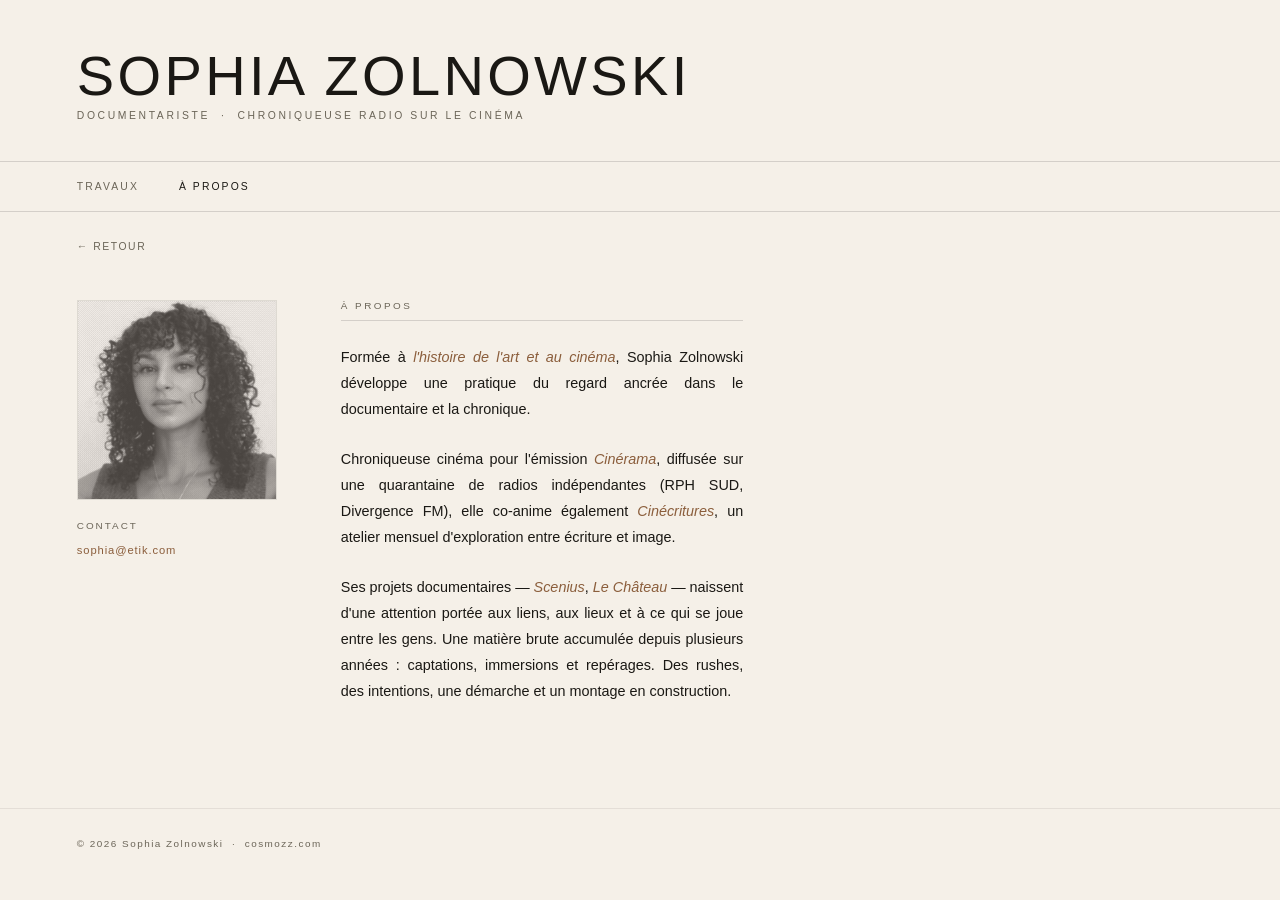
<file: apropos/index.html>
<!DOCTYPE html>
<html lang="fr">
<head>
<meta charset="UTF-8">
<meta name="viewport" content="width=device-width, initial-scale=1.0">
<title>À propos — Sophia Zolnowski</title>
<style>
*, *::before, *::after { box-sizing: border-box; margin: 0; padding: 0; }
:root { --cream:#f5f0e8; --ink:#1a1814; --ink-muted:#6b6558; --accent:#8b5e3c; --border:rgba(26,24,20,0.15); }
html,body { background:var(--cream); color:var(--ink); font-family:'Helvetica Neue',Helvetica,Arial,sans-serif; font-weight:300; }
header { padding:3rem 6vw 2.5rem; border-bottom:0.5px solid var(--border); }
.name { font-size:clamp(2rem,5vw,3.5rem); font-weight:300; letter-spacing:0.06em; text-transform:uppercase; line-height:1; margin-bottom:0.35rem; }
.tagline { font-size:0.65rem; letter-spacing:0.25em; text-transform:uppercase; color:var(--ink-muted); }
.header-nav { padding:1.2rem 6vw; border-bottom:0.5px solid var(--border); display:flex; gap:2.5rem; }
.header-nav a { font-size:0.65rem; letter-spacing:0.2em; text-transform:uppercase; color:var(--ink-muted); text-decoration:none; }
.header-nav a:hover, .header-nav a.active { color:var(--ink); }
.back { padding:1.8rem 6vw 0; font-size:0.65rem; letter-spacing:0.15em; text-transform:uppercase; }
.back a { color:var(--ink-muted); text-decoration:none; }
.back a:hover { color:var(--ink); }
main { padding:3rem 6vw 5rem; max-width:820px; display:grid; grid-template-columns:200px 1fr; gap:4rem; align-items:start; }
@media (max-width:620px) { main { grid-template-columns:1fr; gap:2rem; } }
.photo { width:100%; aspect-ratio:1; object-fit:cover; display:block; border:0.5px solid rgba(26,24,20,0.1); filter:grayscale(10%); }
.contact { margin-top:1rem; font-size:0.7rem; letter-spacing:0.08em; color:var(--ink-muted); line-height:2; }
.contact-label { font-size:0.62rem; letter-spacing:0.2em; text-transform:uppercase; color:var(--ink-muted); margin-bottom:0.2rem; }
.contact a { color:var(--accent); text-decoration:none; }
.contact a:hover { text-decoration:underline; }
.section-label { font-size:0.62rem; letter-spacing:0.25em; text-transform:uppercase; color:var(--ink-muted); margin-bottom:1.5rem; padding-bottom:0.6rem; border-bottom:0.5px solid var(--border); }
.body-text { font-size:0.9rem; line-height:1.8; color:var(--ink); margin-bottom:1.5rem; text-align:justify; overflow-wrap:break-word; word-break:break-word; hyphens:auto; }
.body-text em { font-style:italic; color:var(--accent); }
footer { padding:1.8rem 6vw; border-top:0.5px solid rgba(26,24,20,0.08); font-size:0.62rem; letter-spacing:0.15em; color:var(--ink-muted); }
footer a { color:inherit; text-decoration:none; }
</style>
</head>
<body>

<header>
  <div>
    <p class="name"><a href="../index.html" style="text-decoration:none;color:inherit;">Sophia Zolnowski</a></p>
    <p class="tagline">Documentariste &nbsp;·&nbsp; Chroniqueuse radio sur le cinéma</p>
  </div></header>
  <nav class="header-nav">
    <a href="../index.html">Travaux</a>
    <a href="index.html" class="active">À propos</a>
  </nav>

<div class="back"><a href="../index.html">← Retour</a></div>

<main>
  <div>
    <img class="photo" src="photo.jpg" alt="Sophia Zolnowski">
    <div class="contact">
      <p class="contact-label">Contact</p>
      <a href="mailto:sophia@etik.com">sophia@etik.com</a>
    </div>
  </div>

  <div>
    <p class="section-label">À propos</p>
    <p class="body-text">
      Formée à <em>l'histoire de l'art et au cinéma</em>, Sophia Zolnowski développe une pratique du regard ancrée dans le documentaire et la chronique.
    </p>
    <p class="body-text">
      Chroniqueuse cinéma pour l'émission <em>Cinérama</em>, diffusée sur une quarantaine de radios indépendantes (RPH SUD, Divergence FM), elle co-anime également <em>Cinécritures</em>, un atelier mensuel d'exploration entre écriture et image.
    </p>
    <p class="body-text">
      Ses projets documentaires — <em>Scenius</em>, <em>Le Château</em> — naissent d'une attention portée aux liens, aux lieux et à ce qui se joue entre les gens. Une matière brute accumulée depuis plusieurs années : captations, immersions et repérages. Des rushes, des intentions, une démarche et un montage en construction.
  </div>
</main>

<footer>
  &copy; 2026 Sophia Zolnowski &nbsp;·&nbsp; <a href="../index.html">cosmozz.com</a>
</footer>
</body>
</html>
</file>
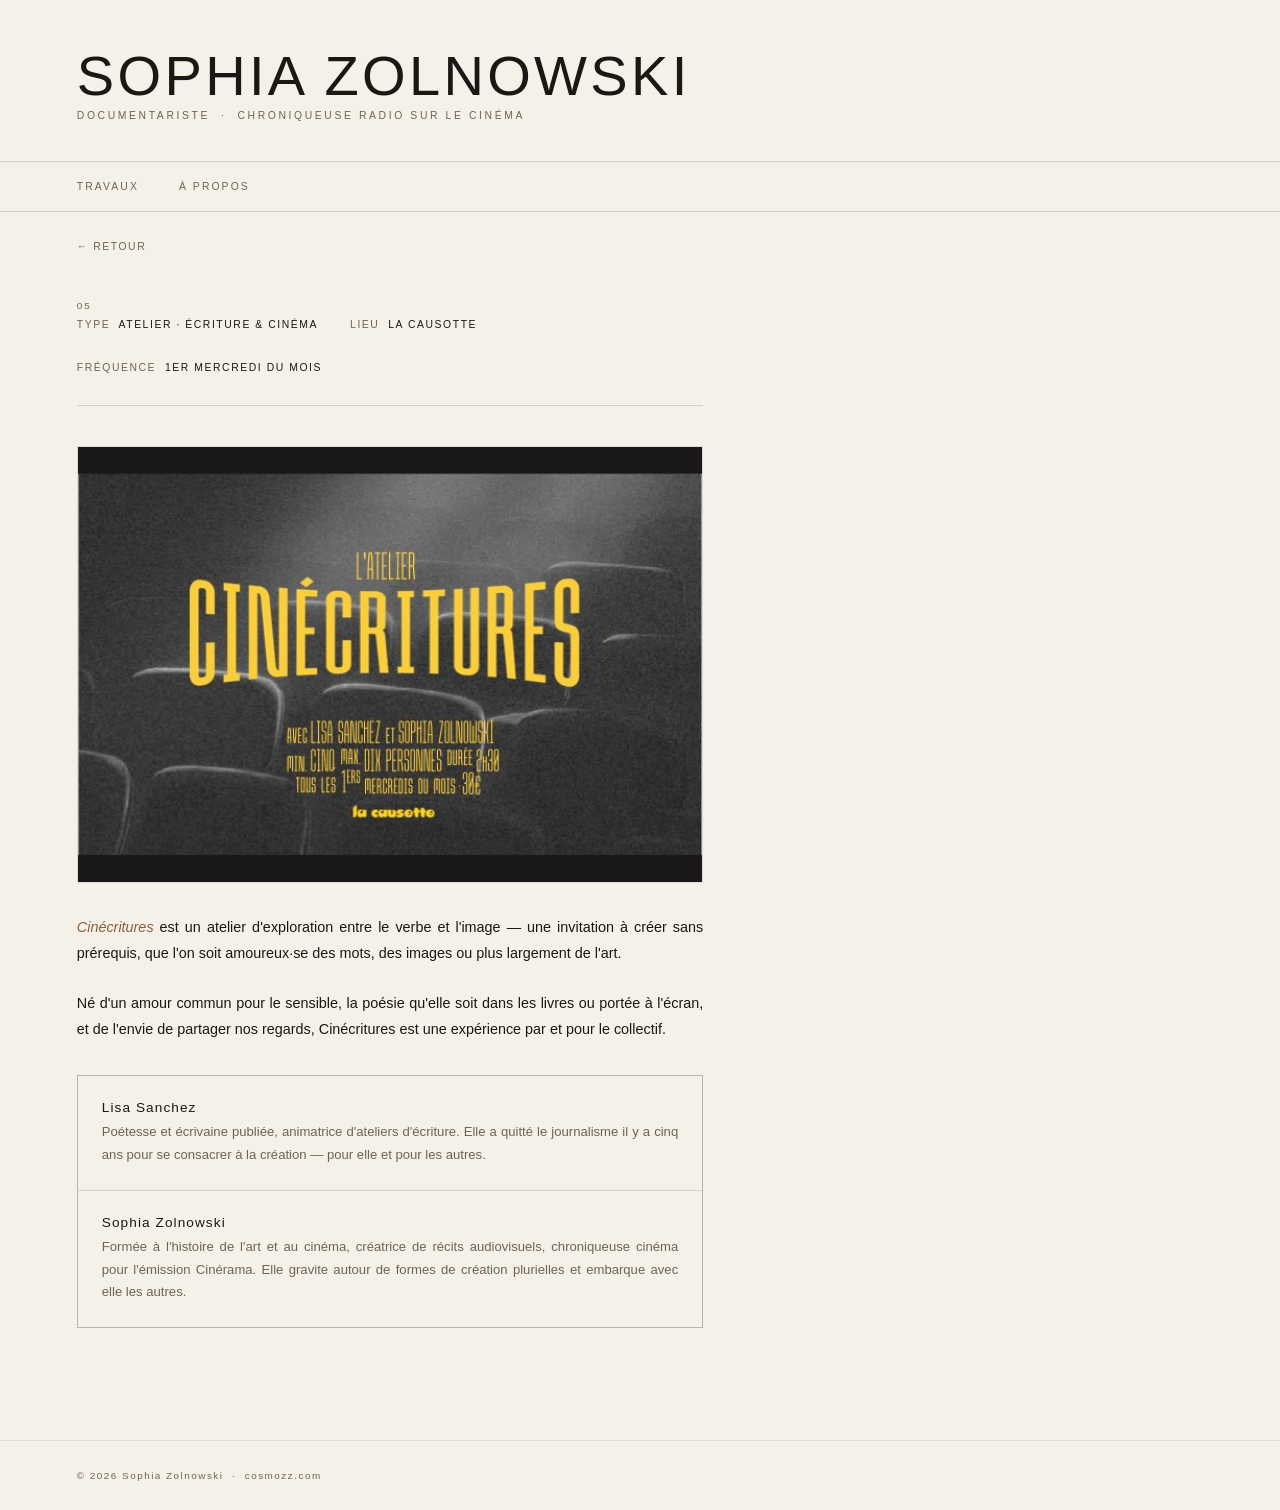
<file: cinecritures/index.html>
<!DOCTYPE html>
<html lang="fr">
<head>
<meta charset="UTF-8">
<meta name="viewport" content="width=device-width, initial-scale=1.0">
<title>Cinécritures — Sophia Zolnowski</title>
<style>
*, *::before, *::after { box-sizing: border-box; margin: 0; padding: 0; }
:root { --cream:#f5f0e8; --ink:#1a1814; --ink-muted:#6b6558; --accent:#8b5e3c; --border:rgba(26,24,20,0.15); }
html,body { background:var(--cream); color:var(--ink); font-family:'Helvetica Neue',Helvetica,Arial,sans-serif; font-weight:300; }
header { padding:3rem 6vw 2.5rem; border-bottom:0.5px solid var(--border); }
.name { font-size:clamp(2rem,5vw,3.5rem); font-weight:300; letter-spacing:0.06em; text-transform:uppercase; line-height:1; margin-bottom:0.35rem; }
.tagline { font-size:0.65rem; letter-spacing:0.25em; text-transform:uppercase; color:var(--ink-muted); }
.header-nav { padding:1.2rem 6vw; border-bottom:0.5px solid var(--border); display:flex; gap:2.5rem; }
.header-nav a { font-size:0.65rem; letter-spacing:0.2em; text-transform:uppercase; color:var(--ink-muted); text-decoration:none; }
.header-nav a:hover { color:var(--ink); }
.back { padding:1.8rem 6vw 0; font-size:0.65rem; letter-spacing:0.15em; text-transform:uppercase; }
.back a { color:var(--ink-muted); text-decoration:none; }
.back a:hover { color:var(--ink); }
main { padding:3rem 6vw 5rem; max-width:780px; }
.project-header { margin-bottom:2.5rem; padding-bottom:2rem; border-bottom:0.5px solid var(--border); }
.pnum { font-size:0.62rem; letter-spacing:0.2em; color:var(--ink-muted); margin-bottom:0.5rem; }
.cine-logo { display:block; max-width:320px; margin-bottom:1.2rem; }
.meta { display:flex; gap:2rem; flex-wrap:wrap; }
.meta-item { font-size:0.65rem; letter-spacing:0.15em; text-transform:uppercase; color:var(--ink-muted); }
.meta-item span { color:var(--ink); }
.visuel { width:100%; max-width:680px; height:auto; display:block; margin:2rem 0; border:0.5px solid rgba(26,24,20,0.1); }
.body-text { font-size:0.9rem; line-height:1.8; color:var(--ink); margin-bottom:1.5rem; max-width:660px; text-align:justify; overflow-wrap:break-word; word-break:break-word; hyphens:auto; }
.body-text em { font-style:italic; color:var(--accent); }
.intervenants { margin:2rem 0; display:flex; flex-direction:column; gap:1px; background:var(--border); border:0.5px solid var(--border); }
.intervenant { padding:1.5rem; background:var(--cream); }
.intervenant-name { font-size:0.85rem; font-weight:400; letter-spacing:0.08em; margin-bottom:0.4rem; }
.intervenant-bio { font-size:0.82rem; color:var(--ink-muted); line-height:1.7; text-align:justify; overflow-wrap:break-word; word-break:break-word; hyphens:auto; }
footer { padding:1.8rem 6vw; border-top:0.5px solid rgba(26,24,20,0.08); font-size:0.62rem; letter-spacing:0.15em; color:var(--ink-muted); }
footer a { color:inherit; text-decoration:none; }
</style>
</head>
<body>

<header>
  <div>
    <p class="name"><a href="../index.html" style="text-decoration:none;color:inherit;">Sophia Zolnowski</a></p>
    <p class="tagline">Documentariste &nbsp;·&nbsp; Chroniqueuse radio sur le cinéma</p>
  </div></header>
  <nav class="header-nav">
    <a href="../index.html">Travaux</a>
    <a href="../apropos/index.html">À propos</a>
  </nav>

<div class="back"><a href="../index.html">← Retour</a></div>

<main>
  <div class="project-header">
    <p class="pnum">05</p>
    <div class="meta">
      <div class="meta-item">Type &nbsp;<span>Atelier · Écriture & cinéma</span></div>
      <div class="meta-item">Lieu &nbsp;<span>La Causotte</span></div>
      <div class="meta-item">Fréquence &nbsp;<span>1er mercredi du mois</span></div>
    </div>
  </div>

  <img class="visuel" src="visuel.jpg" alt="L'atelier Cinécritures — La Causotte">

  <p class="body-text">
    <em>Cinécritures</em> est un atelier d'exploration entre le verbe et l'image — une invitation à créer sans prérequis, que l'on soit amoureux·se des mots, des images ou plus largement de l'art. 
  </p>

  <p class="body-text">
    Né d'un amour commun pour le sensible, la poésie qu'elle soit dans les livres ou portée à l'écran, et de l'envie de partager nos regards, Cinécritures est une expérience par et pour le collectif.
  </p>

  <div class="intervenants">
    <div class="intervenant">
      <p class="intervenant-name">Lisa Sanchez</p>
      <p class="intervenant-bio">Poétesse et écrivaine publiée, animatrice d'ateliers d'écriture. Elle a quitté le journalisme il y a cinq ans pour se consacrer à la création — pour elle et pour les autres.</p>
    </div>
    <div class="intervenant">
      <p class="intervenant-name">Sophia Zolnowski</p>
      <p class="intervenant-bio">Formée à l'histoire de l'art et au cinéma, créatrice de récits audiovisuels, chroniqueuse cinéma pour l'émission Cinérama. Elle gravite autour de formes de création plurielles et embarque avec elle les autres.</p>
    </div>
  </div>

    </div>
  </div>
</main>

<footer>
  &copy; 2026 Sophia Zolnowski &nbsp;·&nbsp; <a href="../index.html">cosmozz.com</a>
</footer>
</body>
</html>
</file>
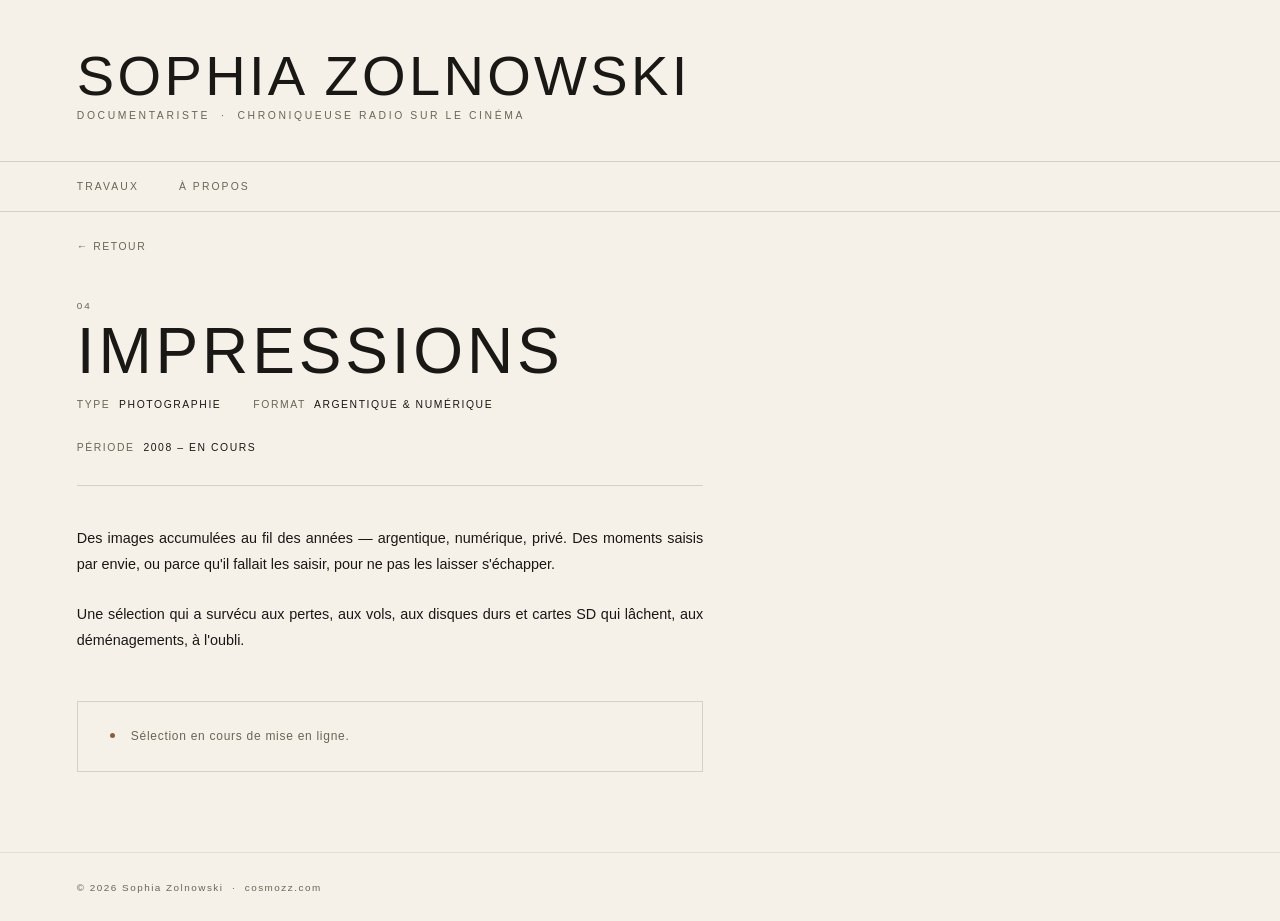
<file: impressions/index.html>
<!DOCTYPE html>
<html lang="fr">
<head>
<meta charset="UTF-8">
<meta name="viewport" content="width=device-width, initial-scale=1.0">
<title>Impressions — Sophia Zolnowski</title>
<style>
*, *::before, *::after { box-sizing: border-box; margin: 0; padding: 0; }
:root { --cream:#f5f0e8; --ink:#1a1814; --ink-muted:#6b6558; --accent:#8b5e3c; --border:rgba(26,24,20,0.15); }
html,body { background:var(--cream); color:var(--ink); font-family:'Helvetica Neue',Helvetica,Arial,sans-serif; font-weight:300; }
header { padding:3rem 6vw 2.5rem; border-bottom:0.5px solid var(--border); }
.name { font-size:clamp(2rem,5vw,3.5rem); font-weight:300; letter-spacing:0.06em; text-transform:uppercase; line-height:1; margin-bottom:0.35rem; }
.tagline { font-size:0.65rem; letter-spacing:0.25em; text-transform:uppercase; color:var(--ink-muted); }
.header-nav { padding:1.2rem 6vw; border-bottom:0.5px solid var(--border); display:flex; gap:2.5rem; }
.header-nav a { font-size:0.65rem; letter-spacing:0.2em; text-transform:uppercase; color:var(--ink-muted); text-decoration:none; }
.header-nav a:hover { color:var(--ink); }
.back { padding:1.8rem 6vw 0; font-size:0.65rem; letter-spacing:0.15em; text-transform:uppercase; }
.back a { color:var(--ink-muted); text-decoration:none; }
.back a:hover { color:var(--ink); }
main { padding:3rem 6vw 5rem; max-width:780px; }
.project-header { margin-bottom:2.5rem; padding-bottom:2rem; border-bottom:0.5px solid var(--border); }
.pnum { font-size:0.62rem; letter-spacing:0.2em; color:var(--ink-muted); margin-bottom:0.5rem; }
h1 { font-size:clamp(2.2rem,6vw,4rem); font-weight:300; letter-spacing:0.06em; text-transform:uppercase; line-height:1; margin-bottom:1rem; }
.meta { display:flex; gap:2rem; flex-wrap:wrap; }
.meta-item { font-size:0.65rem; letter-spacing:0.15em; text-transform:uppercase; color:var(--ink-muted); }
.meta-item span { color:var(--ink); }
.body-text { font-size:0.9rem; line-height:1.8; color:var(--ink); margin-bottom:1.5rem; max-width:660px; text-align:justify; overflow-wrap:break-word; word-break:break-word; hyphens:auto; }
.body-text em { font-style:italic; color:var(--accent); }
.media-notice { margin-top:3rem; padding:1.5rem 2rem; border:0.5px solid var(--border); display:flex; align-items:flex-start; gap:1rem; }
.dot { width:5px; height:5px; border-radius:50%; background:var(--accent); margin-top:0.4rem; flex-shrink:0; animation:pulse 2.5s ease-in-out infinite; }
@keyframes pulse { 0%,100%{opacity:1} 50%{opacity:0.25} }
.media-notice p { font-size:0.75rem; letter-spacing:0.06em; color:var(--ink-muted); line-height:1.7; }
footer { padding:1.8rem 6vw; border-top:0.5px solid rgba(26,24,20,0.08); font-size:0.62rem; letter-spacing:0.15em; color:var(--ink-muted); }
footer a { color:inherit; text-decoration:none; }
</style>
</head>
<body>

<header>
  <div>
    <p class="name"><a href="../index.html" style="text-decoration:none;color:inherit;">Sophia Zolnowski</a></p>
    <p class="tagline">Documentariste &nbsp;·&nbsp; Chroniqueuse radio sur le cinéma</p>
  </div></header>
  <nav class="header-nav">
    <a href="../index.html">Travaux</a>
    <a href="../apropos/index.html">À propos</a>
  </nav>

<div class="back"><a href="../index.html">← Retour</a></div>

<main>
  <div class="project-header">
    <p class="pnum">04</p>
    <h1>Impressions</h1>
    <div class="meta">
      <div class="meta-item">Type &nbsp;<span>Photographie</span></div>
      <div class="meta-item">Format &nbsp;<span>Argentique & numérique</span></div>
      <div class="meta-item">Période &nbsp;<span>2008 – en cours</span></div>
    </div>
  </div>

  <p class="body-text">
    Des images accumulées au fil des années — argentique, numérique, privé. Des moments saisis par envie, ou parce qu'il fallait les saisir, pour ne pas les laisser s'échapper.
  </p>

  <p class="body-text">
    Une sélection qui a survécu aux pertes, aux vols, aux disques durs et cartes SD qui lâchent, aux déménagements, à l'oubli.
  </p>

  <div class="media-notice">
    <div class="dot"></div>
    <p>Sélection en cours de mise en ligne.</p>
  </div>
</main>

<footer>
  &copy; 2026 Sophia Zolnowski &nbsp;·&nbsp; <a href="../index.html">cosmozz.com</a>
</footer>
</body>
</html>
</file>
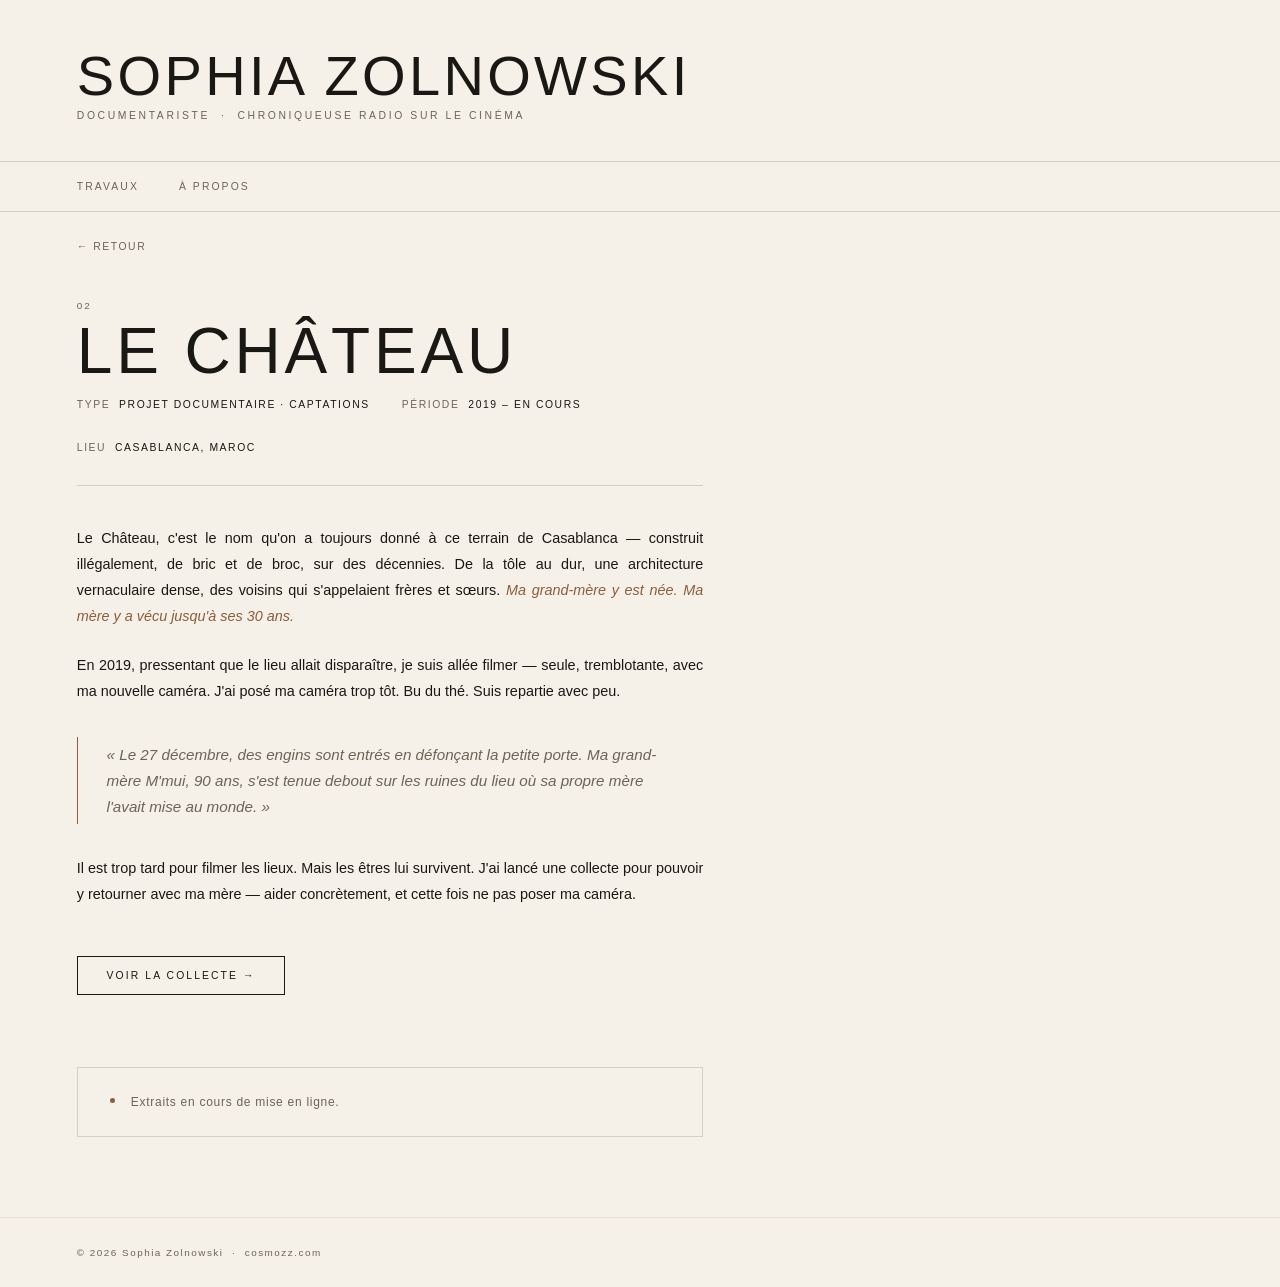
<file: lechateau/index.html>
<!DOCTYPE html>
<html lang="fr">
<head>
<meta charset="UTF-8">
<meta name="viewport" content="width=device-width, initial-scale=1.0">
<title>Le Château — Sophia Zolnowski</title>
<style>
*, *::before, *::after { box-sizing: border-box; margin: 0; padding: 0; }
:root { --cream:#f5f0e8; --ink:#1a1814; --ink-muted:#6b6558; --accent:#8b5e3c; --border:rgba(26,24,20,0.15); }
html,body { background:var(--cream); color:var(--ink); font-family:'Helvetica Neue',Helvetica,Arial,sans-serif; font-weight:300; }
header { padding:3rem 6vw 2.5rem; border-bottom:0.5px solid var(--border); }
.name { font-size:clamp(2rem,5vw,3.5rem); font-weight:300; letter-spacing:0.06em; text-transform:uppercase; line-height:1; margin-bottom:0.35rem; }
.tagline { font-size:0.65rem; letter-spacing:0.25em; text-transform:uppercase; color:var(--ink-muted); }
.header-nav { padding:1.2rem 6vw; border-bottom:0.5px solid var(--border); display:flex; gap:2.5rem; }
.header-nav a { font-size:0.65rem; letter-spacing:0.2em; text-transform:uppercase; color:var(--ink-muted); text-decoration:none; }
.header-nav a:hover { color:var(--ink); }
.back { padding:1.8rem 6vw 0; font-size:0.65rem; letter-spacing:0.15em; text-transform:uppercase; }
.back a { color:var(--ink-muted); text-decoration:none; }
.back a:hover { color:var(--ink); }
main { padding:3rem 6vw 5rem; max-width:780px; }
.project-header { margin-bottom:2.5rem; padding-bottom:2rem; border-bottom:0.5px solid var(--border); }
.pnum { font-size:0.62rem; letter-spacing:0.2em; color:var(--ink-muted); margin-bottom:0.5rem; }
h1 { font-size:clamp(2.2rem,6vw,4rem); font-weight:300; letter-spacing:0.06em; text-transform:uppercase; line-height:1; margin-bottom:1rem; }
.meta { display:flex; gap:2rem; flex-wrap:wrap; }
.meta-item { font-size:0.65rem; letter-spacing:0.15em; text-transform:uppercase; color:var(--ink-muted); }
.meta-item span { color:var(--ink); }
.body-text { font-size:0.9rem; line-height:1.8; color:var(--ink); margin-bottom:1.5rem; max-width:660px; text-align:justify; overflow-wrap:break-word; word-break:break-word; hyphens:auto; }
.body-text em { font-style:italic; color:var(--accent); }
.pull-quote { border-left:1.5px solid var(--accent); padding:0.3rem 0 0.3rem 1.8rem; margin:2rem 0; font-size:0.95rem; font-style:italic; color:var(--ink-muted); line-height:1.7; max-width:580px; }
.btn-link { display:inline-block; margin:1.5rem 0; padding:0.8rem 1.8rem; border:0.5px solid var(--ink); font-size:0.65rem; letter-spacing:0.2em; text-transform:uppercase; color:var(--ink); text-decoration:none; transition:background 0.2s,color 0.2s; }
.btn-link:hover { background:var(--ink); color:var(--cream); }
.media-notice { margin-top:3rem; padding:1.5rem 2rem; border:0.5px solid var(--border); display:flex; align-items:flex-start; gap:1rem; }
.dot { width:5px; height:5px; border-radius:50%; background:var(--accent); margin-top:0.4rem; flex-shrink:0; animation:pulse 2.5s ease-in-out infinite; }
@keyframes pulse { 0%,100%{opacity:1} 50%{opacity:0.25} }
.media-notice p { font-size:0.75rem; letter-spacing:0.06em; color:var(--ink-muted); line-height:1.7; }
footer { padding:1.8rem 6vw; border-top:0.5px solid rgba(26,24,20,0.08); font-size:0.62rem; letter-spacing:0.15em; color:var(--ink-muted); }
footer a { color:inherit; text-decoration:none; }
</style>
</head>
<body>

<header>
  <div>
    <p class="name"><a href="../index.html" style="text-decoration:none;color:inherit;">Sophia Zolnowski</a></p>
    <p class="tagline">Documentariste &nbsp;·&nbsp; Chroniqueuse radio sur le cinéma</p>
  </div></header>
  <nav class="header-nav">
    <a href="../index.html">Travaux</a>
    <a href="../apropos/index.html">À propos</a>
  </nav>

<div class="back"><a href="../index.html">← Retour</a></div>

<main>
  <div class="project-header">
    <p class="pnum">02</p>
    <h1>Le Château</h1>
    <div class="meta">
      <div class="meta-item">Type &nbsp;<span>Projet documentaire · captations</span></div>
      <div class="meta-item">Période &nbsp;<span>2019 – en cours</span></div>
      <div class="meta-item">Lieu &nbsp;<span>Casablanca, Maroc</span></div>
    </div>
  </div>

  <p class="body-text">
    Le Château, c'est le nom qu'on a toujours donné à ce terrain de Casablanca — construit illégalement, de bric et de broc, sur des décennies. De la tôle au dur, une architecture vernaculaire dense, des voisins qui s'appelaient frères et sœurs. <em>Ma grand-mère y est née. Ma mère y a vécu jusqu'à ses 30 ans.</em>
  </p>

  <p class="body-text">
    En 2019, pressentant que le lieu allait disparaître, je suis allée filmer — seule, tremblotante, avec ma nouvelle caméra. J'ai posé ma caméra trop tôt. Bu du thé. Suis repartie avec peu.
  </p>

  <div class="pull-quote">
    « Le 27 décembre, des engins sont entrés en défonçant la petite porte. Ma grand-mère M'mui, 90 ans, s'est tenue debout sur les ruines du lieu où sa propre mère l'avait mise au monde. »
  </div>

  <p class="body-text">
    Il est trop tard pour filmer les lieux. Mais les êtres lui survivent. J'ai lancé une collecte pour pouvoir y retourner avec ma mère — aider concrètement, et cette fois ne pas poser ma caméra.
  </p>

  <a class="btn-link" href="https://www.onparticipe.fr/c/h8VyZvGA" target="_blank" rel="noopener">Voir la collecte →</a>

  <div class="media-notice">
    <div class="dot"></div>
    <p>Extraits en cours de mise en ligne.</p>
  </div>
</main>

<footer>
  &copy; 2026 Sophia Zolnowski &nbsp;·&nbsp; <a href="../index.html">cosmozz.com</a>
</footer>
</body>
</html>
</file>
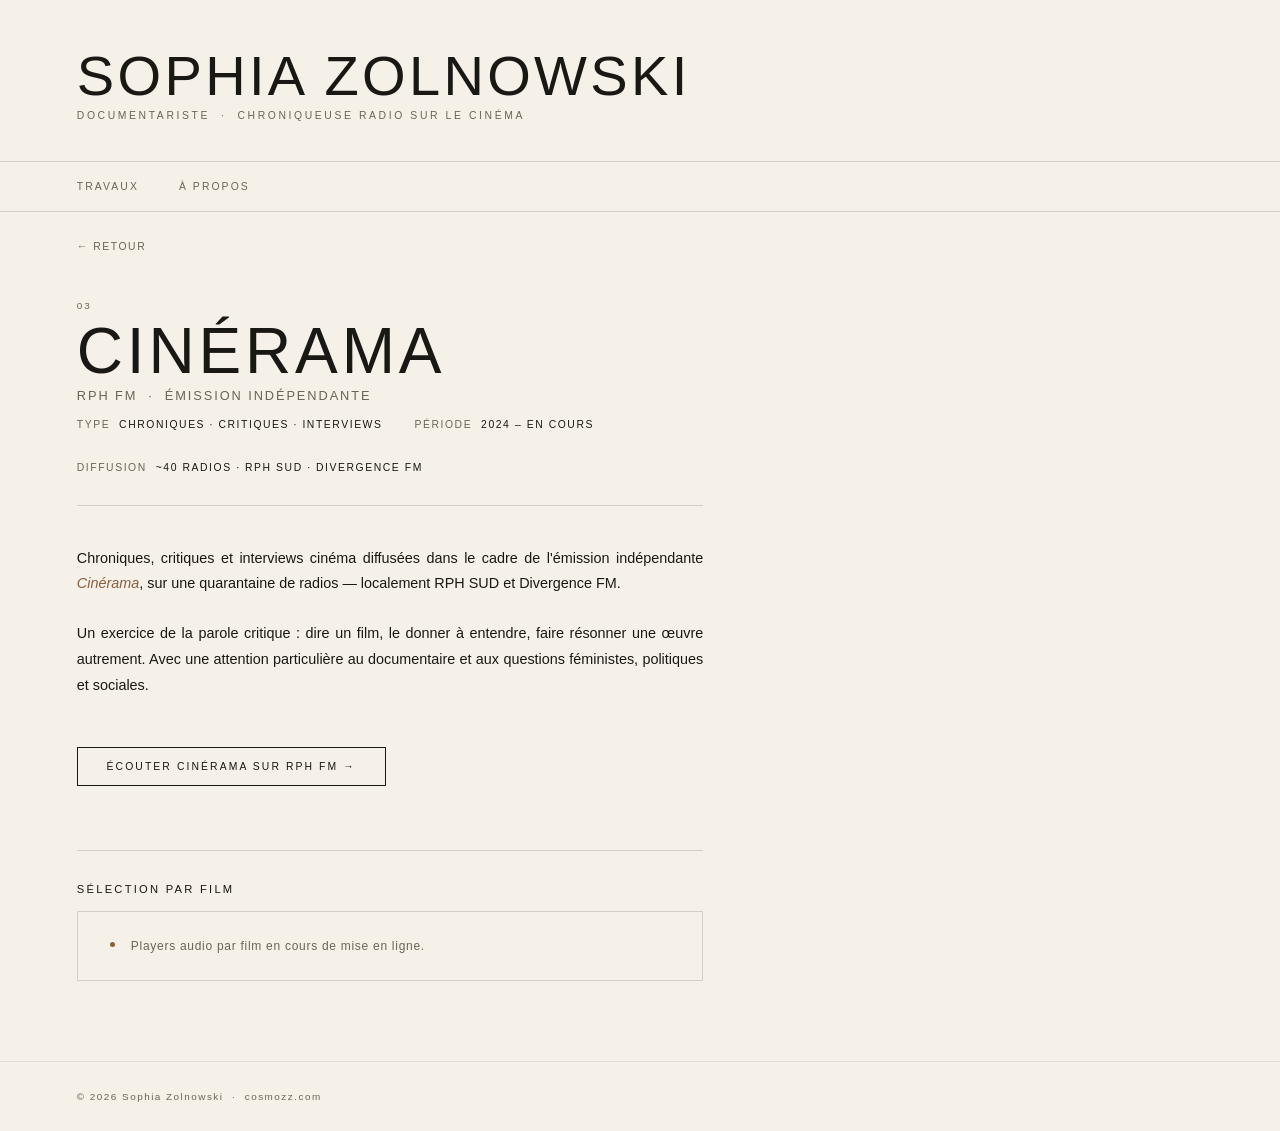
<file: radio/index.html>
<!DOCTYPE html>
<html lang="fr">
<head>
<meta charset="UTF-8">
<meta name="viewport" content="width=device-width, initial-scale=1.0">
<title>Cinérama — Sophia Zolnowski</title>
<style>
*, *::before, *::after { box-sizing: border-box; margin: 0; padding: 0; }
:root { --cream:#f5f0e8; --ink:#1a1814; --ink-muted:#6b6558; --accent:#8b5e3c; --border:rgba(26,24,20,0.15); }
html,body { background:var(--cream); color:var(--ink); font-family:'Helvetica Neue',Helvetica,Arial,sans-serif; font-weight:300; }
header { padding:3rem 6vw 2.5rem; border-bottom:0.5px solid var(--border); }
.name { font-size:clamp(2rem,5vw,3.5rem); font-weight:300; letter-spacing:0.06em; text-transform:uppercase; line-height:1; margin-bottom:0.35rem; }
.tagline { font-size:0.65rem; letter-spacing:0.25em; text-transform:uppercase; color:var(--ink-muted); }
.header-nav { padding:1.2rem 6vw; border-bottom:0.5px solid var(--border); display:flex; gap:2.5rem; }
.header-nav a { font-size:0.65rem; letter-spacing:0.2em; text-transform:uppercase; color:var(--ink-muted); text-decoration:none; }
.header-nav a:hover { color:var(--ink); }
.back { padding:1.8rem 6vw 0; font-size:0.65rem; letter-spacing:0.15em; text-transform:uppercase; }
.back a { color:var(--ink-muted); text-decoration:none; }
.back a:hover { color:var(--ink); }
main { padding:3rem 6vw 5rem; max-width:780px; }
.project-header { margin-bottom:2.5rem; padding-bottom:2rem; border-bottom:0.5px solid var(--border); }
.pnum { font-size:0.62rem; letter-spacing:0.2em; color:var(--ink-muted); margin-bottom:0.5rem; }
h1 { font-size:clamp(2.2rem,6vw,4rem); font-weight:300; letter-spacing:0.06em; text-transform:uppercase; line-height:1; margin-bottom:0.3rem; }
.h1-sub { font-size:0.8rem; letter-spacing:0.15em; text-transform:uppercase; color:var(--ink-muted); margin-bottom:1rem; }
.meta { display:flex; gap:2rem; flex-wrap:wrap; }
.meta-item { font-size:0.65rem; letter-spacing:0.15em; text-transform:uppercase; color:var(--ink-muted); }
.meta-item span { color:var(--ink); }
.body-text { font-size:0.9rem; line-height:1.8; color:var(--ink); margin-bottom:1.5rem; max-width:660px; text-align:justify; overflow-wrap:break-word; word-break:break-word; hyphens:auto; }
.body-text em { font-style:italic; color:var(--accent); }
.btn-link { display:inline-block; margin:1.5rem 0; padding:0.8rem 1.8rem; border:0.5px solid var(--ink); font-size:0.65rem; letter-spacing:0.2em; text-transform:uppercase; color:var(--ink); text-decoration:none; transition:background 0.2s,color 0.2s; }
.btn-link:hover { background:var(--ink); color:var(--cream); }
.section-title { font-size:0.7rem; font-weight:400; letter-spacing:0.2em; text-transform:uppercase; color:var(--ink); margin:2.5rem 0 1rem; padding-top:2rem; border-top:0.5px solid var(--border); }
.media-notice { padding:1.5rem 2rem; border:0.5px solid var(--border); display:flex; align-items:flex-start; gap:1rem; }
.dot { width:5px; height:5px; border-radius:50%; background:var(--accent); margin-top:0.4rem; flex-shrink:0; animation:pulse 2.5s ease-in-out infinite; }
@keyframes pulse { 0%,100%{opacity:1} 50%{opacity:0.25} }
.media-notice p { font-size:0.75rem; letter-spacing:0.06em; color:var(--ink-muted); line-height:1.7; }
footer { padding:1.8rem 6vw; border-top:0.5px solid rgba(26,24,20,0.08); font-size:0.62rem; letter-spacing:0.15em; color:var(--ink-muted); }
footer a { color:inherit; text-decoration:none; }
</style>
</head>
<body>

<header>
  <div>
    <p class="name"><a href="../index.html" style="text-decoration:none;color:inherit;">Sophia Zolnowski</a></p>
    <p class="tagline">Documentariste &nbsp;·&nbsp; Chroniqueuse radio sur le cinéma</p>
  </div></header>
  <nav class="header-nav">
    <a href="../index.html">Travaux</a>
    <a href="../apropos/index.html">À propos</a>
  </nav>

<div class="back"><a href="../index.html">← Retour</a></div>

<main>
  <div class="project-header">
    <p class="pnum">03</p>
    <h1>Cinérama</h1>
    <p class="h1-sub">RPH FM &nbsp;·&nbsp; Émission indépendante</p>
    <div class="meta">
      <div class="meta-item">Type &nbsp;<span>Chroniques · critiques · interviews</span></div>
      <div class="meta-item">Période &nbsp;<span>2024 – en cours</span></div>
      <div class="meta-item">Diffusion &nbsp;<span>~40 radios · RPH SUD · Divergence FM</span></div>
    </div>
  </div>

  <p class="body-text">
    Chroniques, critiques et interviews cinéma diffusées dans le cadre de l'émission indépendante <em>Cinérama</em>, sur une quarantaine de radios — localement RPH SUD et Divergence FM.
  </p>

  <p class="body-text">
    Un exercice de la parole critique : dire un film, le donner à entendre, faire résonner une œuvre autrement. Avec une attention particulière au documentaire et aux questions féministes, politiques et sociales.
  </p>

  <a class="btn-link" href="https://www.rphfm.org/tous-les-programmes/cinerama/" target="_blank" rel="noopener">Écouter Cinérama sur RPH FM →</a>

  <p class="section-title">Sélection par film</p>

  <div class="media-notice">
    <div class="dot"></div>
    <p>Players audio par film en cours de mise en ligne.</p>
  </div>
</main>

<footer>
  &copy; 2026 Sophia Zolnowski &nbsp;·&nbsp; <a href="../index.html">cosmozz.com</a>
</footer>
</body>
</html>
</file>
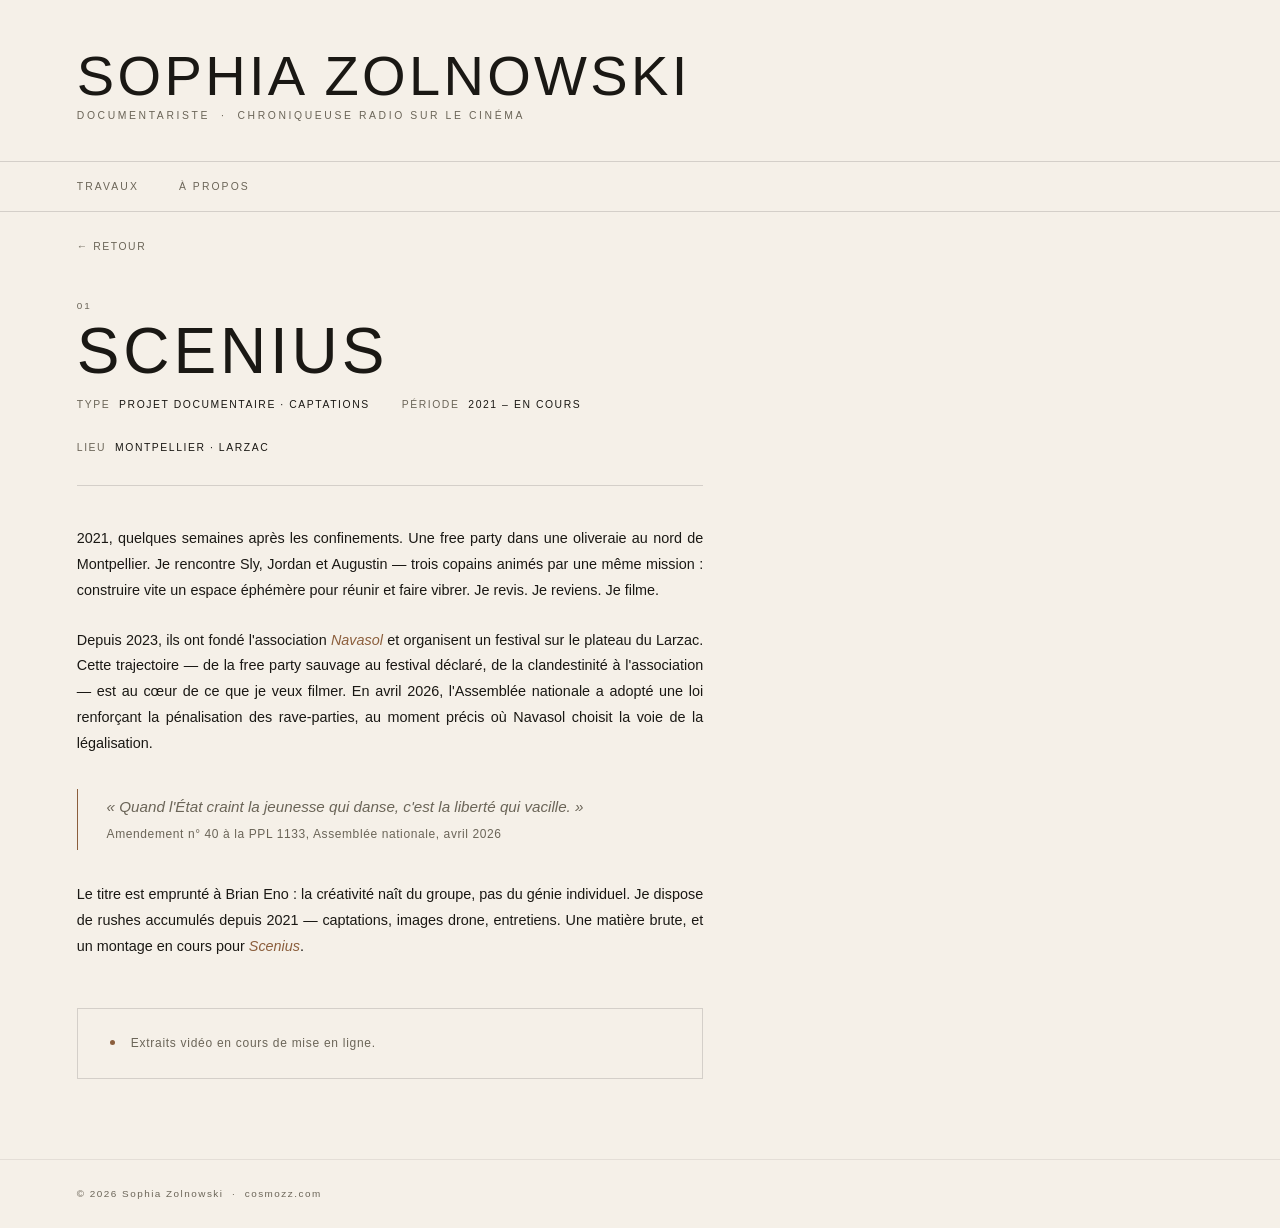
<file: scenius/index.html>
<!DOCTYPE html>
<html lang="fr">
<head>
<meta charset="UTF-8">
<meta name="viewport" content="width=device-width, initial-scale=1.0">
<title>Scenius — Sophia Zolnowski</title>
<style>
*, *::before, *::after { box-sizing: border-box; margin: 0; padding: 0; }
:root { --cream:#f5f0e8; --ink:#1a1814; --ink-muted:#6b6558; --accent:#8b5e3c; --border:rgba(26,24,20,0.15); }
html,body { background:var(--cream); color:var(--ink); font-family:'Helvetica Neue',Helvetica,Arial,sans-serif; font-weight:300; }
header { padding:3rem 6vw 2.5rem; border-bottom:0.5px solid var(--border); }
.name { font-size:clamp(2rem,5vw,3.5rem); font-weight:300; letter-spacing:0.06em; text-transform:uppercase; line-height:1; margin-bottom:0.35rem; }
.tagline { font-size:0.65rem; letter-spacing:0.25em; text-transform:uppercase; color:var(--ink-muted); }
.header-nav { padding:1.2rem 6vw; border-bottom:0.5px solid var(--border); display:flex; gap:2.5rem; }
.header-nav a { font-size:0.65rem; letter-spacing:0.2em; text-transform:uppercase; color:var(--ink-muted); text-decoration:none; }
.header-nav a:hover { color:var(--ink); }
.back { padding:1.8rem 6vw 0; font-size:0.65rem; letter-spacing:0.15em; text-transform:uppercase; }
.back a { color:var(--ink-muted); text-decoration:none; }
.back a:hover { color:var(--ink); }
main { padding:3rem 6vw 5rem; max-width:780px; }
.project-header { margin-bottom:2.5rem; padding-bottom:2rem; border-bottom:0.5px solid var(--border); }
.pnum { font-size:0.62rem; letter-spacing:0.2em; color:var(--ink-muted); margin-bottom:0.5rem; }
h1 { font-size:clamp(2.2rem,6vw,4rem); font-weight:300; letter-spacing:0.06em; text-transform:uppercase; line-height:1; margin-bottom:1rem; }
.meta { display:flex; gap:2rem; flex-wrap:wrap; }
.meta-item { font-size:0.65rem; letter-spacing:0.15em; text-transform:uppercase; color:var(--ink-muted); }
.meta-item span { color:var(--ink); }
.body-text { font-size:0.9rem; line-height:1.8; color:var(--ink); margin-bottom:1.5rem; max-width:660px; text-align:justify; overflow-wrap:break-word; word-break:break-word; hyphens:auto; }
.body-text em { font-style:italic; color:var(--accent); }
.section-title { font-size:0.7rem; font-weight:400; letter-spacing:0.2em; text-transform:uppercase; color:var(--ink); margin:2.5rem 0 1rem; padding-top:2rem; border-top:0.5px solid var(--border); }
.pull-quote { border-left:1.5px solid var(--accent); padding:0.3rem 0 0.3rem 1.8rem; margin:2rem 0; font-size:0.95rem; font-style:italic; color:var(--ink-muted); line-height:1.7; max-width:580px; }
.media-notice { margin-top:3rem; padding:1.5rem 2rem; border:0.5px solid var(--border); display:flex; align-items:flex-start; gap:1rem; }
.dot { width:5px; height:5px; border-radius:50%; background:var(--accent); margin-top:0.4rem; flex-shrink:0; animation:pulse 2.5s ease-in-out infinite; }
@keyframes pulse { 0%,100%{opacity:1} 50%{opacity:0.25} }
.media-notice p { font-size:0.75rem; letter-spacing:0.06em; color:var(--ink-muted); line-height:1.7; }
footer { padding:1.8rem 6vw; border-top:0.5px solid rgba(26,24,20,0.08); font-size:0.62rem; letter-spacing:0.15em; color:var(--ink-muted); }
footer a { color:inherit; text-decoration:none; }
</style>
</head>
<body>

<header>
  <div>
    <p class="name"><a href="../index.html" style="text-decoration:none;color:inherit;">Sophia Zolnowski</a></p>
    <p class="tagline">Documentariste &nbsp;·&nbsp; Chroniqueuse radio sur le cinéma</p>
  </div></header>
  <nav class="header-nav">
    <a href="../index.html">Travaux</a>
    <a href="../apropos/index.html">À propos</a>
  </nav>

<div class="back"><a href="../index.html">← Retour</a></div>

<main>
  <div class="project-header">
    <p class="pnum">01</p>
    <h1>Scenius</h1>
    <div class="meta">
      <div class="meta-item">Type &nbsp;<span>Projet documentaire · captations</span></div>
      <div class="meta-item">Période &nbsp;<span>2021 – en cours</span></div>
      <div class="meta-item">Lieu &nbsp;<span>Montpellier · Larzac</span></div>
    </div>
  </div>

  <p class="body-text">
    2021, quelques semaines après les confinements. Une free party dans une oliveraie au nord de Montpellier. Je rencontre Sly, Jordan et Augustin — trois copains animés par une même mission : construire vite un espace éphémère pour réunir et faire vibrer. Je revis. Je reviens. Je filme.
  </p>

  <p class="body-text">
    Depuis 2023, ils ont fondé l'association <em>Navasol</em> et organisent un festival sur le plateau du Larzac. Cette trajectoire — de la free party sauvage au festival déclaré, de la clandestinité à l'association — est au cœur de ce que je veux filmer. En avril 2026, l'Assemblée nationale a adopté une loi renforçant la pénalisation des rave-parties, au moment précis où Navasol choisit la voie de la légalisation.
  </p>

  <div class="pull-quote">
    « Quand l'État craint la jeunesse qui danse, c'est la liberté qui vacille. »<br>
    <span style="font-size:0.75rem;font-style:normal;letter-spacing:0.05em;">Amendement n° 40 à la PPL 1133, Assemblée nationale, avril 2026</span>
  </div>

  <p class="body-text">
    Le titre est emprunté à Brian Eno : la créativité naît du groupe, pas du génie individuel. Je dispose de rushes accumulés depuis 2021 — captations, images drone, entretiens. Une matière brute, et un montage en cours pour <em>Scenius</em>.
  </p>

  <div class="media-notice">
    <div class="dot"></div>
    <p>Extraits vidéo en cours de mise en ligne.</p>
  </div>
</main>

<footer>
  &copy; 2026 Sophia Zolnowski &nbsp;·&nbsp; <a href="../index.html">cosmozz.com</a>
</footer>
</body>
</html>
</file>
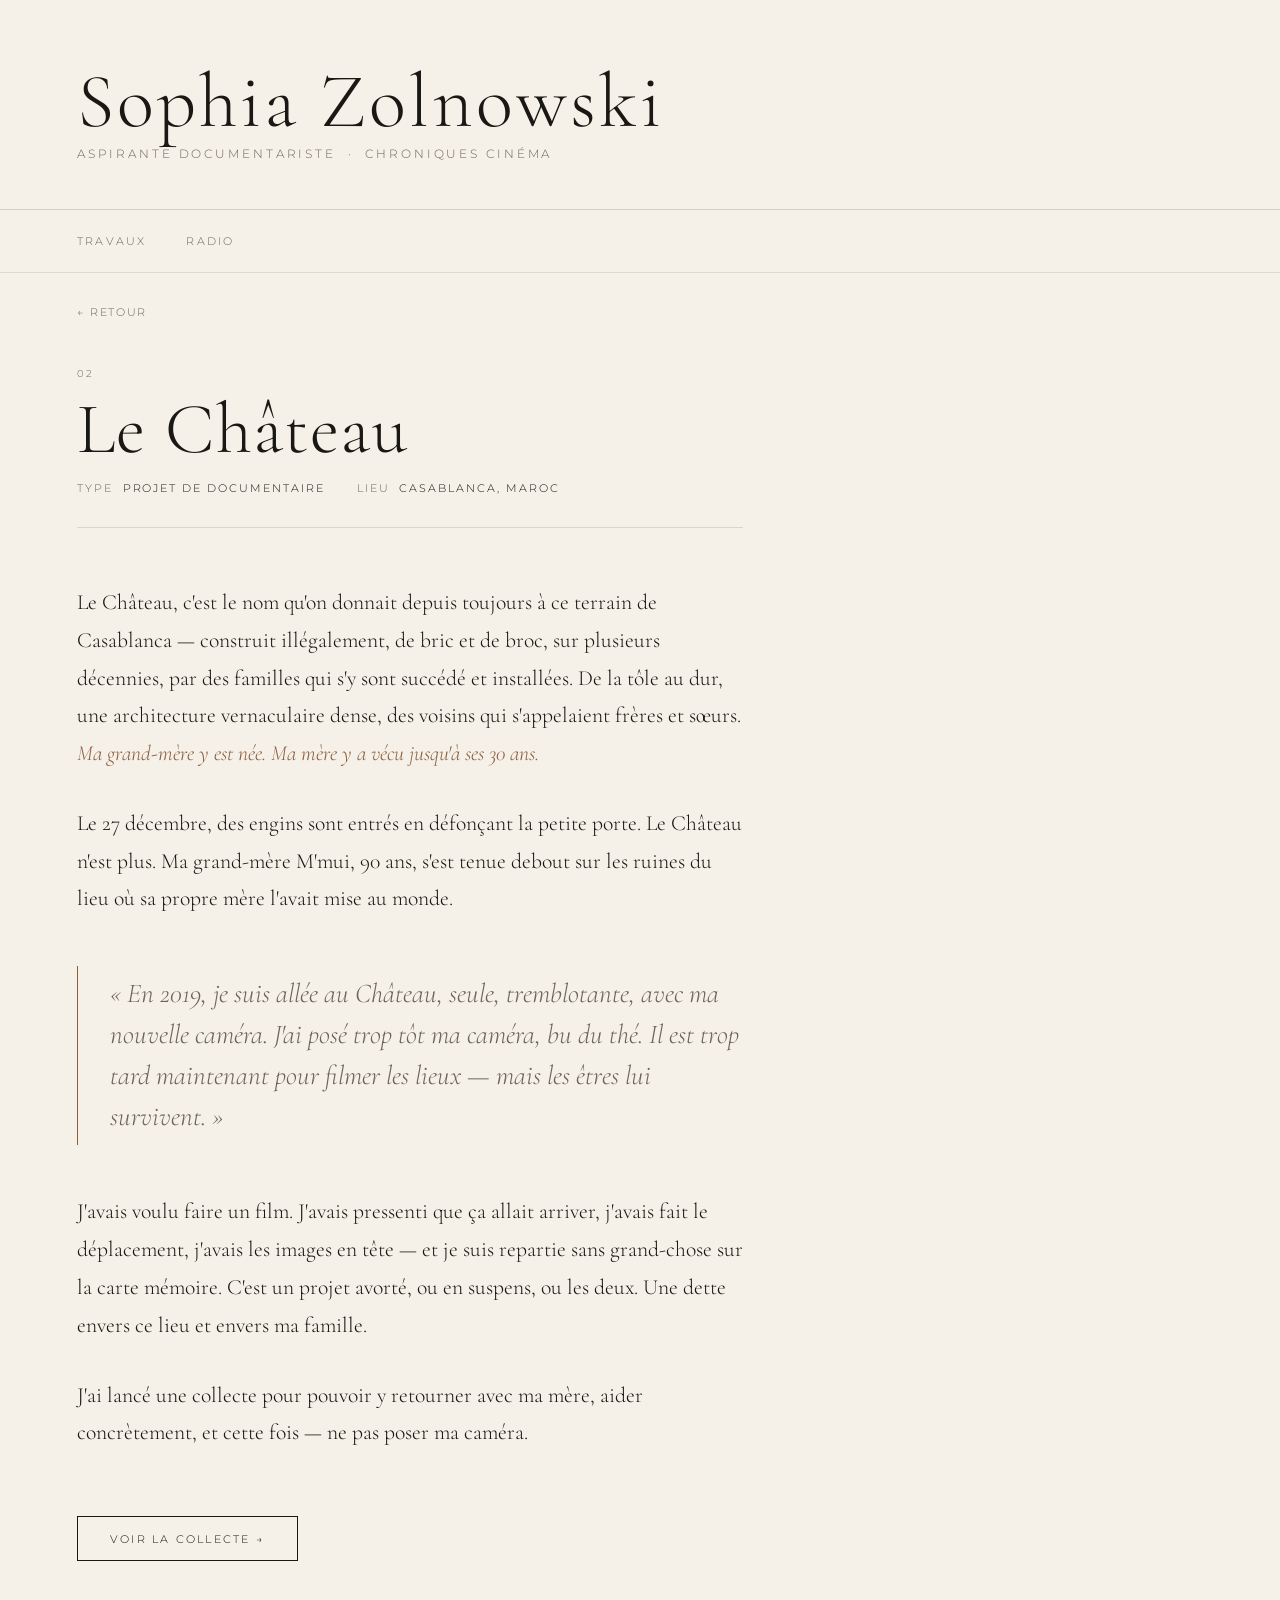
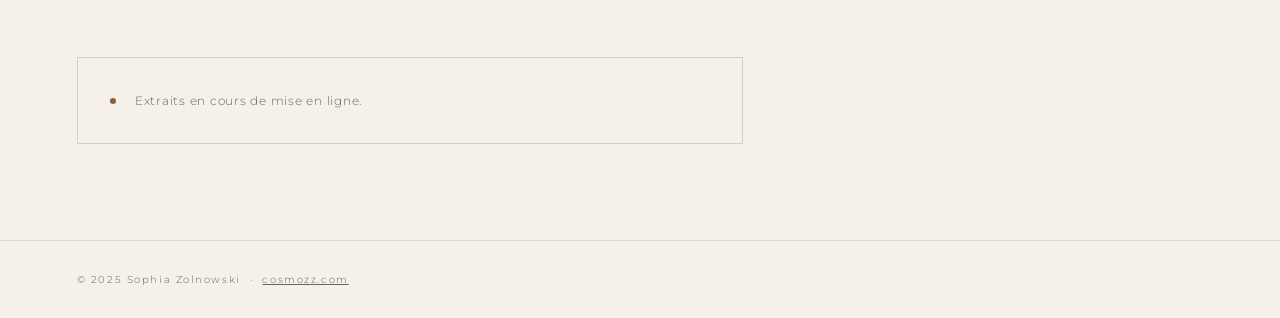
<file: chateau.html>
<!DOCTYPE html>
<html lang="fr">
<head>
<meta charset="UTF-8">
<meta name="viewport" content="width=device-width, initial-scale=1.0">
<title>Le Château — Sophia Zolnowski</title>
<link rel="preconnect" href="https://fonts.googleapis.com">
<link href="https://fonts.googleapis.com/css2?family=Cormorant+Garamond:ital,wght@0,300;0,400;1,300;1,400&family=Montserrat:wght@300;400&display=swap" rel="stylesheet">
<style>
  *, *::before, *::after { box-sizing: border-box; margin: 0; padding: 0; }

  :root {
    --cream: #f5f0e8;
    --ink: #1a1814;
    --ink-muted: #6b6558;
    --accent: #8b5e3c;
  }

  html, body {
    background: var(--cream);
    color: var(--ink);
    font-family: 'Montserrat', sans-serif;
    font-weight: 300;
  }

  header {
    padding: 4rem 6vw 3rem;
    border-bottom: 0.5px solid rgba(26,24,20,0.15);
  }

  .name {
    font-family: 'Cormorant Garamond', serif;
    font-weight: 300;
    font-size: clamp(2.8rem, 6vw, 5rem);
    letter-spacing: 0.04em;
    line-height: 1;
    margin-bottom: 0.4rem;
  }

  .tagline {
    font-size: 0.72rem;
    letter-spacing: 0.25em;
    text-transform: uppercase;
    color: var(--ink-muted);
  }

  nav {
    padding: 1.5rem 6vw;
    border-bottom: 0.5px solid rgba(26,24,20,0.1);
    display: flex;
    gap: 2.5rem;
    flex-wrap: wrap;
  }

  nav a {
    font-size: 0.7rem;
    letter-spacing: 0.2em;
    text-transform: uppercase;
    color: var(--ink-muted);
    text-decoration: none;
    transition: color 0.2s;
  }

  nav a:hover { color: var(--ink); }

  .back {
    padding: 2rem 6vw 0;
    font-size: 0.68rem;
    letter-spacing: 0.15em;
    text-transform: uppercase;
  }

  .back a {
    color: var(--ink-muted);
    text-decoration: none;
  }

  .back a:hover { color: var(--ink); }

  main {
    padding: 3rem 6vw 6rem;
    max-width: 820px;
  }

  .project-header {
    margin-bottom: 3.5rem;
    padding-bottom: 2rem;
    border-bottom: 0.5px solid rgba(26,24,20,0.12);
  }

  .project-num {
    font-size: 0.65rem;
    letter-spacing: 0.2em;
    color: var(--ink-muted);
    margin-bottom: 0.8rem;
  }

  h1 {
    font-family: 'Cormorant Garamond', serif;
    font-weight: 300;
    font-size: clamp(2.5rem, 7vw, 4.5rem);
    letter-spacing: 0.02em;
    line-height: 1;
    margin-bottom: 1rem;
  }

  .meta {
    display: flex;
    gap: 2rem;
    flex-wrap: wrap;
  }

  .meta-item {
    font-size: 0.68rem;
    letter-spacing: 0.18em;
    text-transform: uppercase;
    color: var(--ink-muted);
  }

  .meta-item span {
    color: var(--ink);
  }

  .body-text {
    font-family: 'Cormorant Garamond', serif;
    font-size: clamp(1.1rem, 2.2vw, 1.35rem);
    font-weight: 300;
    line-height: 1.75;
    color: var(--ink);
    margin-bottom: 2rem;
  }

  .body-text em {
    font-style: italic;
    color: var(--accent);
  }

  .pull-quote {
    border-left: 1.5px solid var(--accent);
    padding: 0.5rem 0 0.5rem 2rem;
    margin: 3rem 0;
    font-family: 'Cormorant Garamond', serif;
    font-size: clamp(1.3rem, 2.8vw, 1.7rem);
    font-style: italic;
    font-weight: 300;
    color: var(--ink-muted);
    line-height: 1.5;
  }

  .collecte-link {
    display: inline-block;
    margin: 2rem 0;
    padding: 0.9rem 2rem;
    border: 0.5px solid var(--ink);
    font-size: 0.7rem;
    letter-spacing: 0.2em;
    text-transform: uppercase;
    color: var(--ink);
    text-decoration: none;
    transition: background 0.2s, color 0.2s;
  }

  .collecte-link:hover {
    background: var(--ink);
    color: var(--cream);
  }

  .media-notice {
    margin-top: 4rem;
    padding: 2rem;
    border: 0.5px solid rgba(26,24,20,0.15);
    display: flex;
    align-items: flex-start;
    gap: 1.2rem;
  }

  .media-notice-dot {
    width: 6px;
    height: 6px;
    border-radius: 50%;
    background: var(--accent);
    margin-top: 0.5rem;
    flex-shrink: 0;
    animation: pulse 2.5s ease-in-out infinite;
  }

  @keyframes pulse {
    0%, 100% { opacity: 1; }
    50% { opacity: 0.3; }
  }

  .media-notice-text {
    font-size: 0.78rem;
    letter-spacing: 0.06em;
    color: var(--ink-muted);
    line-height: 1.7;
  }

  footer {
    padding: 2rem 6vw;
    border-top: 0.5px solid rgba(26,24,20,0.1);
    font-size: 0.65rem;
    letter-spacing: 0.15em;
    color: var(--ink-muted);
  }
</style>
</head>
<body>

<header>
  <p class="name"><a href="../index.html" style="text-decoration:none;color:inherit;">Sophia Zolnowski</a></p>
  <p class="tagline">Aspirante documentariste &nbsp;·&nbsp; Chroniques cinéma</p>
</header>

<nav>
  <a href="../index.html">Travaux</a>
  <a href="../radio/index.html">Radio</a>
</nav>

<div class="back"><a href="../index.html">← Retour</a></div>

<main>
  <div class="project-header">
    <p class="project-num">02</p>
    <h1>Le Château</h1>
    <div class="meta">
      <div class="meta-item">Type &nbsp;<span>Projet de documentaire</span></div>
      <div class="meta-item">Lieu &nbsp;<span>Casablanca, Maroc</span></div>
    </div>
  </div>

  <p class="body-text">
    Le Château, c'est le nom qu'on donnait depuis toujours à ce terrain de Casablanca — construit illégalement, de bric et de broc, sur plusieurs décennies, par des familles qui s'y sont succédé et installées. De la tôle au dur, une architecture vernaculaire dense, des voisins qui s'appelaient frères et sœurs. <em>Ma grand-mère y est née. Ma mère y a vécu jusqu'à ses 30 ans.</em>
  </p>

  <p class="body-text">
    Le 27 décembre, des engins sont entrés en défonçant la petite porte. Le Château n'est plus. Ma grand-mère M'mui, 90 ans, s'est tenue debout sur les ruines du lieu où sa propre mère l'avait mise au monde.
  </p>

  <div class="pull-quote">
    « En 2019, je suis allée au Château, seule, tremblotante, avec ma nouvelle caméra. J'ai posé trop tôt ma caméra, bu du thé. Il est trop tard maintenant pour filmer les lieux — mais les êtres lui survivent. »
  </div>

  <p class="body-text">
    J'avais voulu faire un film. J'avais pressenti que ça allait arriver, j'avais fait le déplacement, j'avais les images en tête — et je suis repartie sans grand-chose sur la carte mémoire. C'est un projet avorté, ou en suspens, ou les deux. Une dette envers ce lieu et envers ma famille.
  </p>

  <p class="body-text">
    J'ai lancé une collecte pour pouvoir y retourner avec ma mère, aider concrètement, et cette fois — ne pas poser ma caméra.
  </p>

  <a class="collecte-link" href="https://www.onparticipe.fr/c/h8VyZvGA" target="_blank" rel="noopener">
    Voir la collecte →
  </a>

  <div class="media-notice">
    <div class="media-notice-dot"></div>
    <p class="media-notice-text">
      Extraits en cours de mise en ligne.
    </p>
  </div>
</main>

<footer>
  &copy; 2025 Sophia Zolnowski &nbsp;·&nbsp; <a href="../index.html" style="color:inherit;">cosmozz.com</a>
</footer>

</body>
</html>
</file>
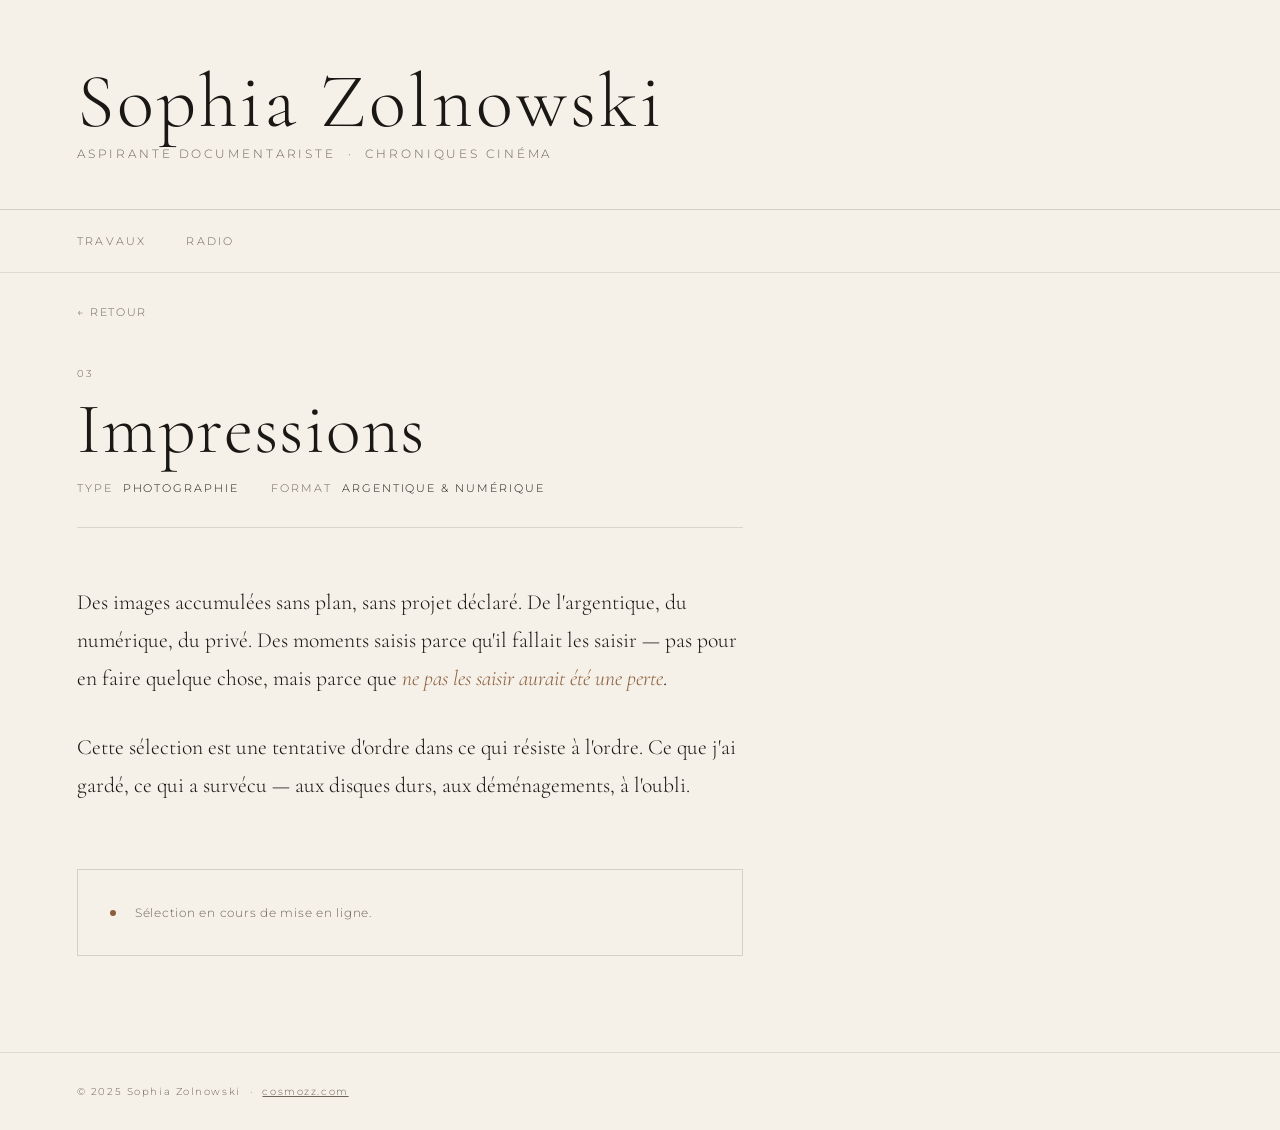
<file: impressions.html>
<!DOCTYPE html>
<html lang="fr">
<head>
<meta charset="UTF-8">
<meta name="viewport" content="width=device-width, initial-scale=1.0">
<title>Impressions — Sophia Zolnowski</title>
<link rel="preconnect" href="https://fonts.googleapis.com">
<link href="https://fonts.googleapis.com/css2?family=Cormorant+Garamond:ital,wght@0,300;0,400;1,300;1,400&family=Montserrat:wght@300;400&display=swap" rel="stylesheet">
<style>
  *, *::before, *::after { box-sizing: border-box; margin: 0; padding: 0; }

  :root {
    --cream: #f5f0e8;
    --ink: #1a1814;
    --ink-muted: #6b6558;
    --accent: #8b5e3c;
  }

  html, body {
    background: var(--cream);
    color: var(--ink);
    font-family: 'Montserrat', sans-serif;
    font-weight: 300;
  }

  header {
    padding: 4rem 6vw 3rem;
    border-bottom: 0.5px solid rgba(26,24,20,0.15);
  }

  .name {
    font-family: 'Cormorant Garamond', serif;
    font-weight: 300;
    font-size: clamp(2.8rem, 6vw, 5rem);
    letter-spacing: 0.04em;
    line-height: 1;
    margin-bottom: 0.4rem;
  }

  .tagline {
    font-size: 0.72rem;
    letter-spacing: 0.25em;
    text-transform: uppercase;
    color: var(--ink-muted);
  }

  nav {
    padding: 1.5rem 6vw;
    border-bottom: 0.5px solid rgba(26,24,20,0.1);
    display: flex;
    gap: 2.5rem;
    flex-wrap: wrap;
  }

  nav a {
    font-size: 0.7rem;
    letter-spacing: 0.2em;
    text-transform: uppercase;
    color: var(--ink-muted);
    text-decoration: none;
    transition: color 0.2s;
  }

  nav a:hover { color: var(--ink); }

  .back {
    padding: 2rem 6vw 0;
    font-size: 0.68rem;
    letter-spacing: 0.15em;
    text-transform: uppercase;
  }

  .back a { color: var(--ink-muted); text-decoration: none; }
  .back a:hover { color: var(--ink); }

  main {
    padding: 3rem 6vw 6rem;
    max-width: 820px;
  }

  .project-header {
    margin-bottom: 3.5rem;
    padding-bottom: 2rem;
    border-bottom: 0.5px solid rgba(26,24,20,0.12);
  }

  .project-num {
    font-size: 0.65rem;
    letter-spacing: 0.2em;
    color: var(--ink-muted);
    margin-bottom: 0.8rem;
  }

  h1 {
    font-family: 'Cormorant Garamond', serif;
    font-weight: 300;
    font-size: clamp(2.5rem, 7vw, 4.5rem);
    letter-spacing: 0.02em;
    line-height: 1;
    margin-bottom: 1rem;
  }

  .meta {
    display: flex;
    gap: 2rem;
    flex-wrap: wrap;
  }

  .meta-item {
    font-size: 0.68rem;
    letter-spacing: 0.18em;
    text-transform: uppercase;
    color: var(--ink-muted);
  }

  .meta-item span { color: var(--ink); }

  .body-text {
    font-family: 'Cormorant Garamond', serif;
    font-size: clamp(1.1rem, 2.2vw, 1.35rem);
    font-weight: 300;
    line-height: 1.75;
    color: var(--ink);
    margin-bottom: 2rem;
  }

  .body-text em {
    font-style: italic;
    color: var(--accent);
  }

  .media-notice {
    margin-top: 4rem;
    padding: 2rem;
    border: 0.5px solid rgba(26,24,20,0.15);
    display: flex;
    align-items: flex-start;
    gap: 1.2rem;
  }

  .media-notice-dot {
    width: 6px;
    height: 6px;
    border-radius: 50%;
    background: var(--accent);
    margin-top: 0.5rem;
    flex-shrink: 0;
    animation: pulse 2.5s ease-in-out infinite;
  }

  @keyframes pulse {
    0%, 100% { opacity: 1; }
    50% { opacity: 0.3; }
  }

  .media-notice-text {
    font-size: 0.78rem;
    letter-spacing: 0.06em;
    color: var(--ink-muted);
    line-height: 1.7;
  }

  footer {
    padding: 2rem 6vw;
    border-top: 0.5px solid rgba(26,24,20,0.1);
    font-size: 0.65rem;
    letter-spacing: 0.15em;
    color: var(--ink-muted);
  }
</style>
</head>
<body>

<header>
  <p class="name"><a href="../index.html" style="text-decoration:none;color:inherit;">Sophia Zolnowski</a></p>
  <p class="tagline">Aspirante documentariste &nbsp;·&nbsp; Chroniques cinéma</p>
</header>

<nav>
  <a href="../index.html">Travaux</a>
  <a href="../radio/index.html">Radio</a>
</nav>

<div class="back"><a href="../index.html">← Retour</a></div>

<main>
  <div class="project-header">
    <p class="project-num">03</p>
    <h1>Impressions</h1>
    <div class="meta">
      <div class="meta-item">Type &nbsp;<span>Photographie</span></div>
      <div class="meta-item">Format &nbsp;<span>Argentique &amp; numérique</span></div>
    </div>
  </div>

  <p class="body-text">
    Des images accumulées sans plan, sans projet déclaré. De l'argentique, du numérique, du privé. Des moments saisis parce qu'il fallait les saisir — pas pour en faire quelque chose, mais parce que <em>ne pas les saisir aurait été une perte</em>.
  </p>

  <p class="body-text">
    Cette sélection est une tentative d'ordre dans ce qui résiste à l'ordre. Ce que j'ai gardé, ce qui a survécu — aux disques durs, aux déménagements, à l'oubli.
  </p>

  <div class="media-notice">
    <div class="media-notice-dot"></div>
    <p class="media-notice-text">
      Sélection en cours de mise en ligne.
    </p>
  </div>
</main>

<footer>
  &copy; 2025 Sophia Zolnowski &nbsp;·&nbsp; <a href="../index.html" style="color:inherit;">cosmozz.com</a>
</footer>

</body>
</html>
</file>
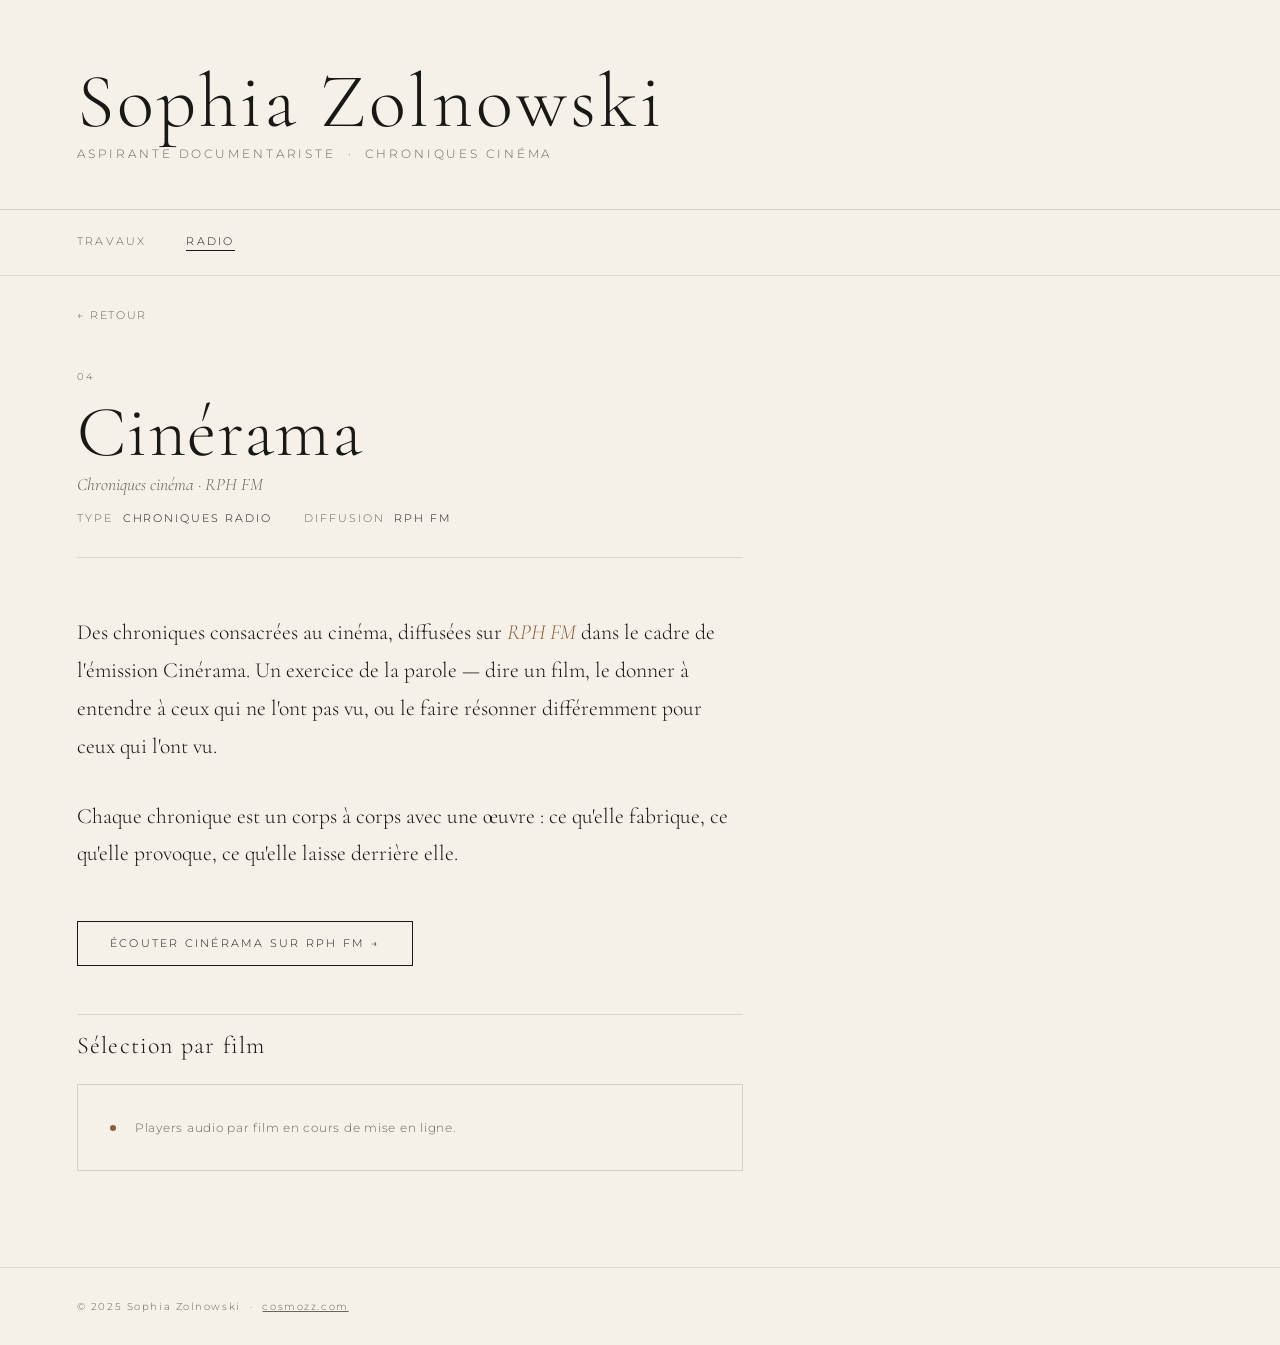
<file: radio.html>
<!DOCTYPE html>
<html lang="fr">
<head>
<meta charset="UTF-8">
<meta name="viewport" content="width=device-width, initial-scale=1.0">
<title>Cinérama — Sophia Zolnowski</title>
<link rel="preconnect" href="https://fonts.googleapis.com">
<link href="https://fonts.googleapis.com/css2?family=Cormorant+Garamond:ital,wght@0,300;0,400;1,300;1,400&family=Montserrat:wght@300;400&display=swap" rel="stylesheet">
<style>
  *, *::before, *::after { box-sizing: border-box; margin: 0; padding: 0; }

  :root {
    --cream: #f5f0e8;
    --ink: #1a1814;
    --ink-muted: #6b6558;
    --accent: #8b5e3c;
  }

  html, body {
    background: var(--cream);
    color: var(--ink);
    font-family: 'Montserrat', sans-serif;
    font-weight: 300;
  }

  header {
    padding: 4rem 6vw 3rem;
    border-bottom: 0.5px solid rgba(26,24,20,0.15);
  }

  .name {
    font-family: 'Cormorant Garamond', serif;
    font-weight: 300;
    font-size: clamp(2.8rem, 6vw, 5rem);
    letter-spacing: 0.04em;
    line-height: 1;
    margin-bottom: 0.4rem;
  }

  .tagline {
    font-size: 0.72rem;
    letter-spacing: 0.25em;
    text-transform: uppercase;
    color: var(--ink-muted);
  }

  nav {
    padding: 1.5rem 6vw;
    border-bottom: 0.5px solid rgba(26,24,20,0.1);
    display: flex;
    gap: 2.5rem;
    flex-wrap: wrap;
  }

  nav a {
    font-size: 0.7rem;
    letter-spacing: 0.2em;
    text-transform: uppercase;
    color: var(--ink-muted);
    text-decoration: none;
    transition: color 0.2s;
  }

  nav a:hover { color: var(--ink); }
  nav a.active { color: var(--ink); border-bottom: 0.5px solid var(--ink); padding-bottom: 2px; }

  .back {
    padding: 2rem 6vw 0;
    font-size: 0.68rem;
    letter-spacing: 0.15em;
    text-transform: uppercase;
  }

  .back a { color: var(--ink-muted); text-decoration: none; }
  .back a:hover { color: var(--ink); }

  main {
    padding: 3rem 6vw 6rem;
    max-width: 820px;
  }

  .project-header {
    margin-bottom: 3.5rem;
    padding-bottom: 2rem;
    border-bottom: 0.5px solid rgba(26,24,20,0.12);
  }

  .project-num {
    font-size: 0.65rem;
    letter-spacing: 0.2em;
    color: var(--ink-muted);
    margin-bottom: 0.8rem;
  }

  h1 {
    font-family: 'Cormorant Garamond', serif;
    font-weight: 300;
    font-size: clamp(2.5rem, 7vw, 4.5rem);
    letter-spacing: 0.02em;
    line-height: 1;
    margin-bottom: 0.4rem;
  }

  .h1-sub {
    font-family: 'Cormorant Garamond', serif;
    font-size: 1.1rem;
    font-style: italic;
    font-weight: 300;
    color: var(--ink-muted);
    margin-bottom: 1rem;
  }

  .meta {
    display: flex;
    gap: 2rem;
    flex-wrap: wrap;
  }

  .meta-item {
    font-size: 0.68rem;
    letter-spacing: 0.18em;
    text-transform: uppercase;
    color: var(--ink-muted);
  }

  .meta-item span { color: var(--ink); }

  .body-text {
    font-family: 'Cormorant Garamond', serif;
    font-size: clamp(1.1rem, 2.2vw, 1.35rem);
    font-weight: 300;
    line-height: 1.75;
    color: var(--ink);
    margin-bottom: 2rem;
  }

  .body-text em {
    font-style: italic;
    color: var(--accent);
  }

  .rph-link {
    display: inline-block;
    margin: 1rem 0 3rem;
    padding: 0.9rem 2rem;
    border: 0.5px solid var(--ink);
    font-size: 0.7rem;
    letter-spacing: 0.2em;
    text-transform: uppercase;
    color: var(--ink);
    text-decoration: none;
    transition: background 0.2s, color 0.2s;
  }

  .rph-link:hover {
    background: var(--ink);
    color: var(--cream);
  }

  h2 {
    font-family: 'Cormorant Garamond', serif;
    font-weight: 300;
    font-size: 1.5rem;
    letter-spacing: 0.05em;
    margin-bottom: 1.5rem;
    padding-top: 1rem;
    border-top: 0.5px solid rgba(26,24,20,0.12);
  }

  .episodes-notice {
    padding: 2rem;
    border: 0.5px solid rgba(26,24,20,0.15);
    display: flex;
    align-items: flex-start;
    gap: 1.2rem;
  }

  .episodes-notice-dot {
    width: 6px;
    height: 6px;
    border-radius: 50%;
    background: var(--accent);
    margin-top: 0.5rem;
    flex-shrink: 0;
    animation: pulse 2.5s ease-in-out infinite;
  }

  @keyframes pulse {
    0%, 100% { opacity: 1; }
    50% { opacity: 0.3; }
  }

  .episodes-notice-text {
    font-size: 0.78rem;
    letter-spacing: 0.06em;
    color: var(--ink-muted);
    line-height: 1.7;
  }

  footer {
    padding: 2rem 6vw;
    border-top: 0.5px solid rgba(26,24,20,0.1);
    font-size: 0.65rem;
    letter-spacing: 0.15em;
    color: var(--ink-muted);
  }
</style>
</head>
<body>

<header>
  <p class="name"><a href="../index.html" style="text-decoration:none;color:inherit;">Sophia Zolnowski</a></p>
  <p class="tagline">Aspirante documentariste &nbsp;·&nbsp; Chroniques cinéma</p>
</header>

<nav>
  <a href="../index.html">Travaux</a>
  <a href="index.html" class="active">Radio</a>
</nav>

<div class="back"><a href="../index.html">← Retour</a></div>

<main>
  <div class="project-header">
    <p class="project-num">04</p>
    <h1>Cinérama</h1>
    <p class="h1-sub">Chroniques cinéma · RPH FM</p>
    <div class="meta">
      <div class="meta-item">Type &nbsp;<span>Chroniques radio</span></div>
      <div class="meta-item">Diffusion &nbsp;<span>RPH FM</span></div>
    </div>
  </div>

  <p class="body-text">
    Des chroniques consacrées au cinéma, diffusées sur <em>RPH FM</em> dans le cadre de l'émission Cinérama. Un exercice de la parole — dire un film, le donner à entendre à ceux qui ne l'ont pas vu, ou le faire résonner différemment pour ceux qui l'ont vu.
  </p>

  <p class="body-text">
    Chaque chronique est un corps à corps avec une œuvre : ce qu'elle fabrique, ce qu'elle provoque, ce qu'elle laisse derrière elle.
  </p>

  <a class="rph-link" href="https://www.rphfm.org/tous-les-programmes/cinerama/" target="_blank" rel="noopener">
    Écouter Cinérama sur RPH FM →
  </a>

  <h2>Sélection par film</h2>

  <div class="episodes-notice">
    <div class="episodes-notice-dot"></div>
    <p class="episodes-notice-text">
      Players audio par film en cours de mise en ligne.
    </p>
  </div>
</main>

<footer>
  &copy; 2025 Sophia Zolnowski &nbsp;·&nbsp; <a href="../index.html" style="color:inherit;">cosmozz.com</a>
</footer>

</body>
</html>
</file>
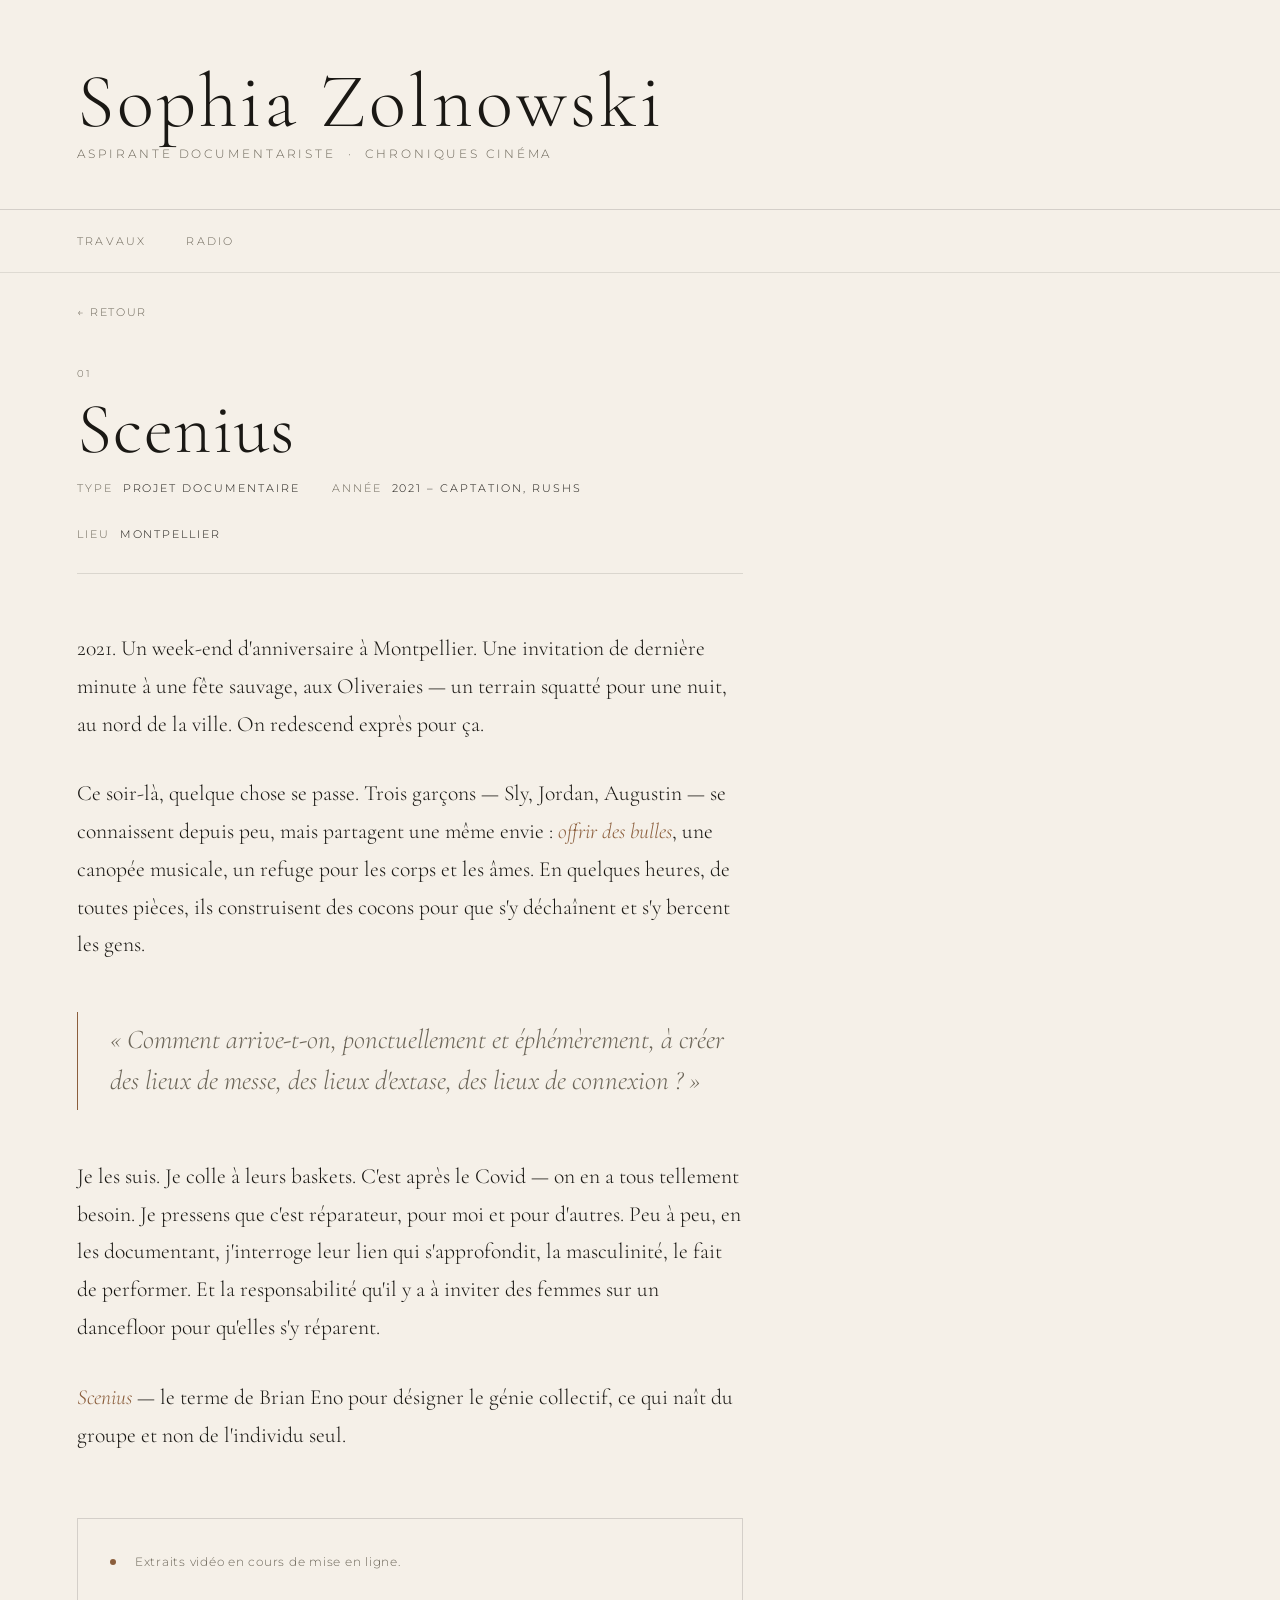
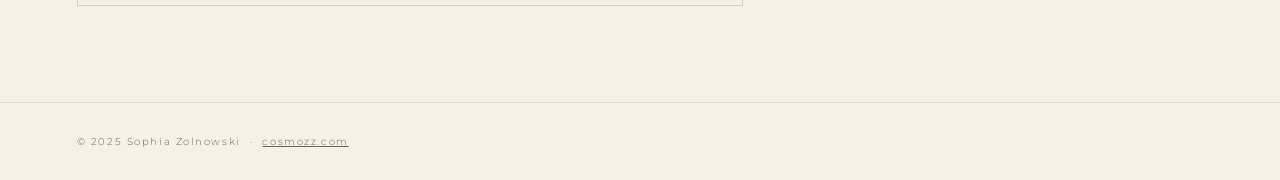
<file: scenius.html>
<!DOCTYPE html>
<html lang="fr">
<head>
<meta charset="UTF-8">
<meta name="viewport" content="width=device-width, initial-scale=1.0">
<title>Scenius — Sophia Zolnowski</title>
<link rel="preconnect" href="https://fonts.googleapis.com">
<link href="https://fonts.googleapis.com/css2?family=Cormorant+Garamond:ital,wght@0,300;0,400;1,300;1,400&family=Montserrat:wght@300;400&display=swap" rel="stylesheet">
<style>
  *, *::before, *::after { box-sizing: border-box; margin: 0; padding: 0; }

  :root {
    --cream: #f5f0e8;
    --ink: #1a1814;
    --ink-muted: #6b6558;
    --accent: #8b5e3c;
  }

  html, body {
    background: var(--cream);
    color: var(--ink);
    font-family: 'Montserrat', sans-serif;
    font-weight: 300;
  }

  header {
    padding: 4rem 6vw 3rem;
    border-bottom: 0.5px solid rgba(26,24,20,0.15);
  }

  .name {
    font-family: 'Cormorant Garamond', serif;
    font-weight: 300;
    font-size: clamp(2.8rem, 6vw, 5rem);
    letter-spacing: 0.04em;
    line-height: 1;
    margin-bottom: 0.4rem;
  }

  .tagline {
    font-size: 0.72rem;
    letter-spacing: 0.25em;
    text-transform: uppercase;
    color: var(--ink-muted);
  }

  nav {
    padding: 1.5rem 6vw;
    border-bottom: 0.5px solid rgba(26,24,20,0.1);
    display: flex;
    gap: 2.5rem;
    flex-wrap: wrap;
  }

  nav a {
    font-size: 0.7rem;
    letter-spacing: 0.2em;
    text-transform: uppercase;
    color: var(--ink-muted);
    text-decoration: none;
    transition: color 0.2s;
  }

  nav a:hover { color: var(--ink); }

  .back {
    padding: 2rem 6vw 0;
    font-size: 0.68rem;
    letter-spacing: 0.15em;
    text-transform: uppercase;
  }

  .back a {
    color: var(--ink-muted);
    text-decoration: none;
  }

  .back a:hover { color: var(--ink); }

  main {
    padding: 3rem 6vw 6rem;
    max-width: 820px;
  }

  .project-header {
    margin-bottom: 3.5rem;
    padding-bottom: 2rem;
    border-bottom: 0.5px solid rgba(26,24,20,0.12);
  }

  .project-num {
    font-size: 0.65rem;
    letter-spacing: 0.2em;
    color: var(--ink-muted);
    margin-bottom: 0.8rem;
  }

  h1 {
    font-family: 'Cormorant Garamond', serif;
    font-weight: 300;
    font-size: clamp(2.5rem, 7vw, 4.5rem);
    letter-spacing: 0.02em;
    line-height: 1;
    margin-bottom: 1rem;
  }

  .meta {
    display: flex;
    gap: 2rem;
    flex-wrap: wrap;
  }

  .meta-item {
    font-size: 0.68rem;
    letter-spacing: 0.18em;
    text-transform: uppercase;
    color: var(--ink-muted);
  }

  .meta-item span {
    color: var(--ink);
  }

  .body-text {
    font-family: 'Cormorant Garamond', serif;
    font-size: clamp(1.1rem, 2.2vw, 1.35rem);
    font-weight: 300;
    line-height: 1.75;
    color: var(--ink);
    margin-bottom: 2rem;
  }

  .body-text em {
    font-style: italic;
    color: var(--accent);
  }

  .pull-quote {
    border-left: 1.5px solid var(--accent);
    padding: 0.5rem 0 0.5rem 2rem;
    margin: 3rem 0;
    font-family: 'Cormorant Garamond', serif;
    font-size: clamp(1.3rem, 2.8vw, 1.7rem);
    font-style: italic;
    font-weight: 300;
    color: var(--ink-muted);
    line-height: 1.5;
  }

  .media-notice {
    margin-top: 4rem;
    padding: 2rem;
    border: 0.5px solid rgba(26,24,20,0.15);
    display: flex;
    align-items: flex-start;
    gap: 1.2rem;
  }

  .media-notice-dot {
    width: 6px;
    height: 6px;
    border-radius: 50%;
    background: var(--accent);
    margin-top: 0.5rem;
    flex-shrink: 0;
    animation: pulse 2.5s ease-in-out infinite;
  }

  @keyframes pulse {
    0%, 100% { opacity: 1; }
    50% { opacity: 0.3; }
  }

  .media-notice-text {
    font-size: 0.78rem;
    letter-spacing: 0.06em;
    color: var(--ink-muted);
    line-height: 1.7;
  }

  footer {
    padding: 2rem 6vw;
    border-top: 0.5px solid rgba(26,24,20,0.1);
    font-size: 0.65rem;
    letter-spacing: 0.15em;
    color: var(--ink-muted);
  }
</style>
</head>
<body>

<header>
  <p class="name"><a href="../index.html" style="text-decoration:none;color:inherit;">Sophia Zolnowski</a></p>
  <p class="tagline">Aspirante documentariste &nbsp;·&nbsp; Chroniques cinéma</p>
</header>

<nav>
  <a href="../index.html">Travaux</a>
  <a href="../radio/index.html">Radio</a>
</nav>

<div class="back"><a href="../index.html">← Retour</a></div>

<main>
  <div class="project-header">
    <p class="project-num">01</p>
    <h1>Scenius</h1>
    <div class="meta">
      <div class="meta-item">Type &nbsp;<span>Projet documentaire</span></div>
      <div class="meta-item">Année &nbsp;<span>2021 – captation, rushs</span></div>
      <div class="meta-item">Lieu &nbsp;<span>Montpellier</span></div>
    </div>
  </div>

  <p class="body-text">
    2021. Un week-end d'anniversaire à Montpellier. Une invitation de dernière minute à une fête sauvage, aux Oliveraies — un terrain squatté pour une nuit, au nord de la ville. On redescend exprès pour ça.
  </p>

  <p class="body-text">
    Ce soir-là, quelque chose se passe. Trois garçons — Sly, Jordan, Augustin — se connaissent depuis peu, mais partagent une même envie : <em>offrir des bulles</em>, une canopée musicale, un refuge pour les corps et les âmes. En quelques heures, de toutes pièces, ils construisent des cocons pour que s'y déchaînent et s'y bercent les gens.
  </p>

  <div class="pull-quote">
    « Comment arrive-t-on, ponctuellement et éphémèrement, à créer des lieux de messe, des lieux d'extase, des lieux de connexion ? »
  </div>

  <p class="body-text">
    Je les suis. Je colle à leurs baskets. C'est après le Covid — on en a tous tellement besoin. Je pressens que c'est réparateur, pour moi et pour d'autres. Peu à peu, en les documentant, j'interroge leur lien qui s'approfondit, la masculinité, le fait de performer. Et la responsabilité qu'il y a à inviter des femmes sur un dancefloor pour qu'elles s'y réparent.
  </p>

  <p class="body-text">
    <em>Scenius</em> — le terme de Brian Eno pour désigner le génie collectif, ce qui naît du groupe et non de l'individu seul.
  </p>

  <div class="media-notice">
    <div class="media-notice-dot"></div>
    <p class="media-notice-text">
      Extraits vidéo en cours de mise en ligne.
    </p>
  </div>
</main>

<footer>
  &copy; 2025 Sophia Zolnowski &nbsp;·&nbsp; <a href="../index.html" style="color:inherit;">cosmozz.com</a>
</footer>

</body>
</html>
</file>
